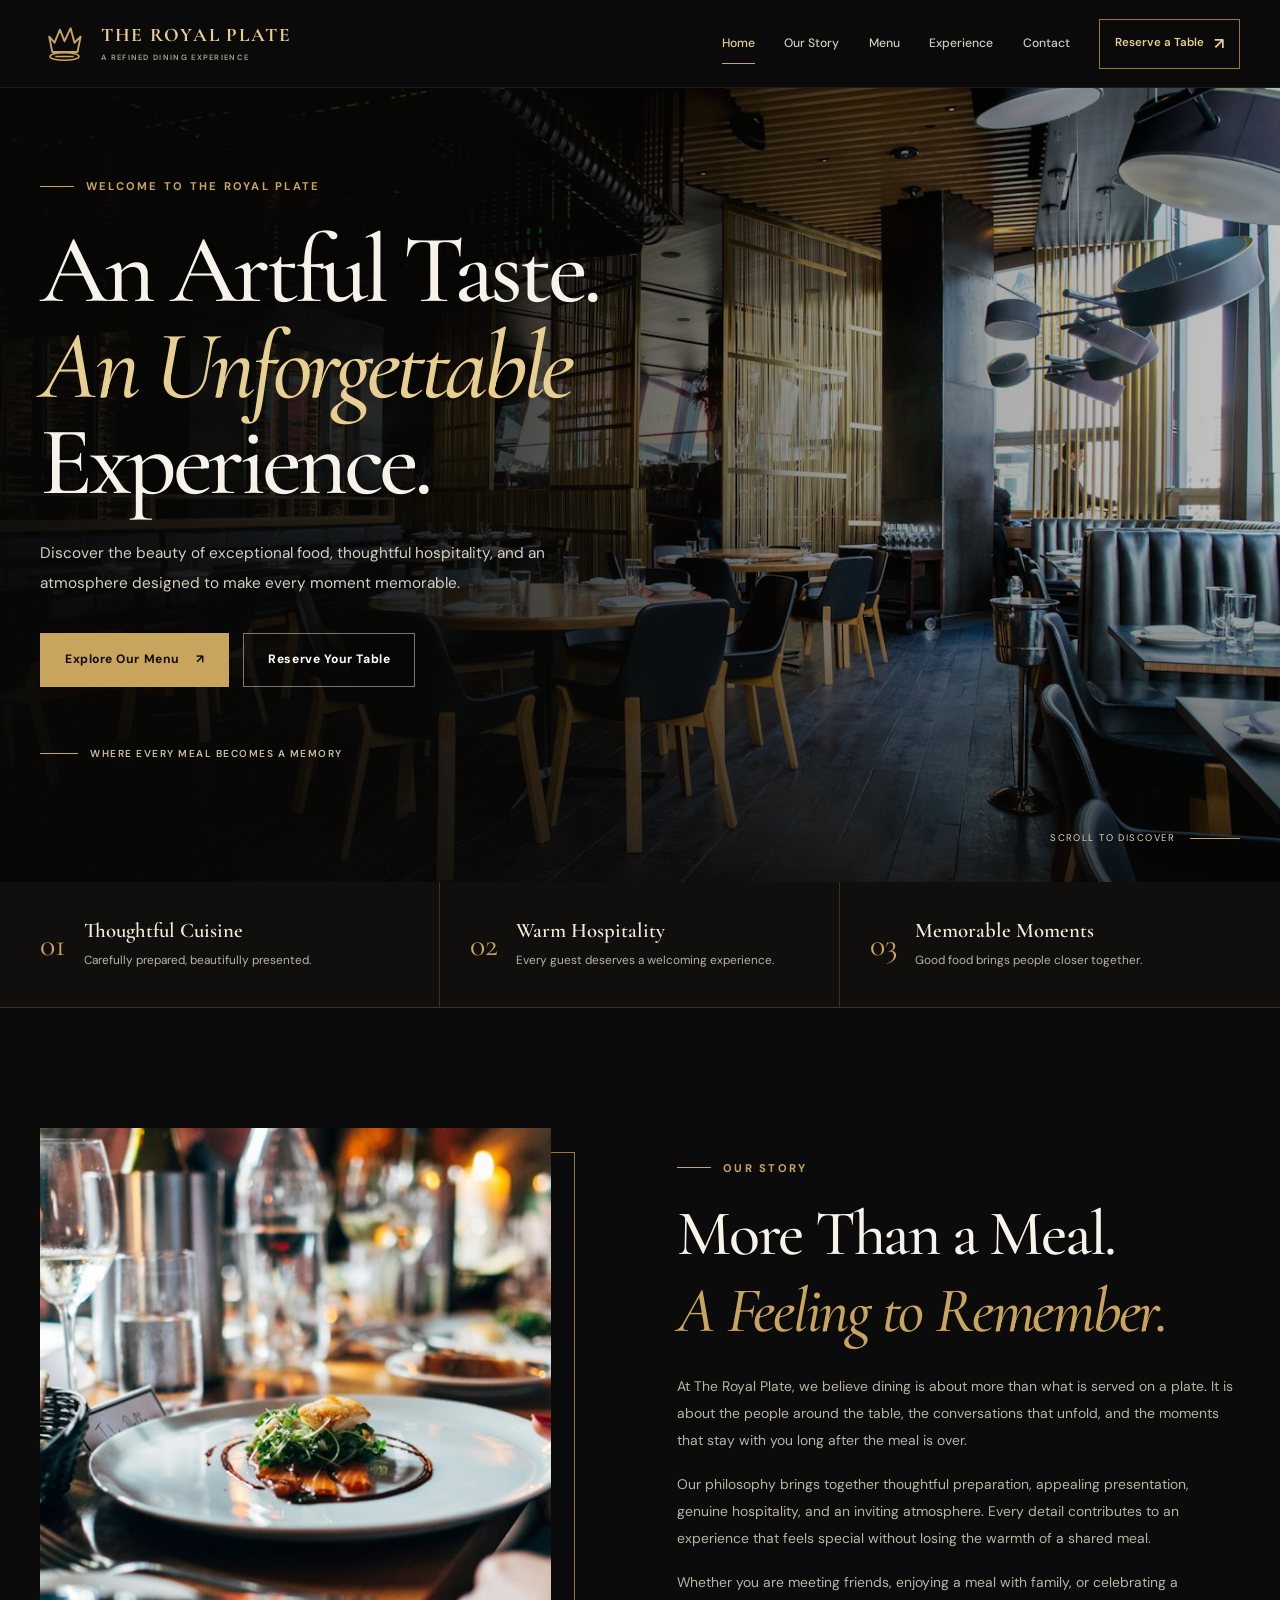
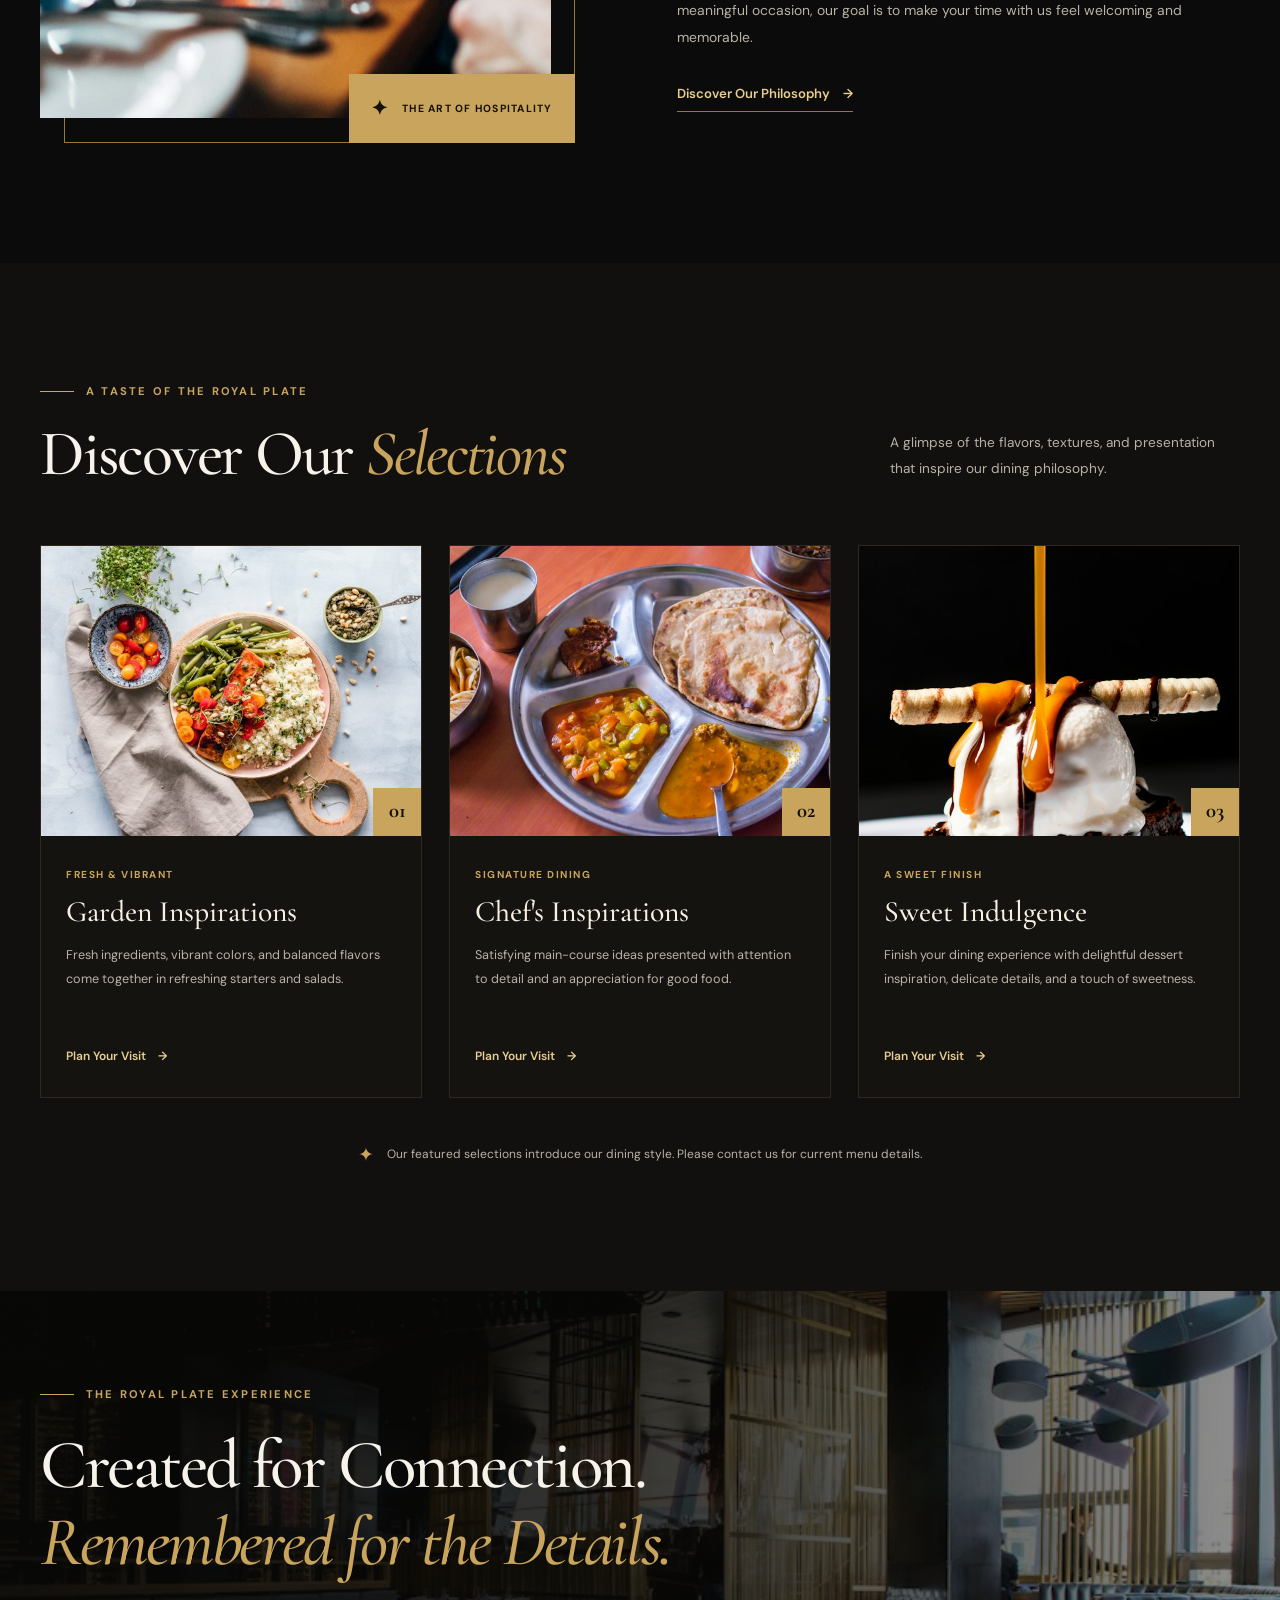
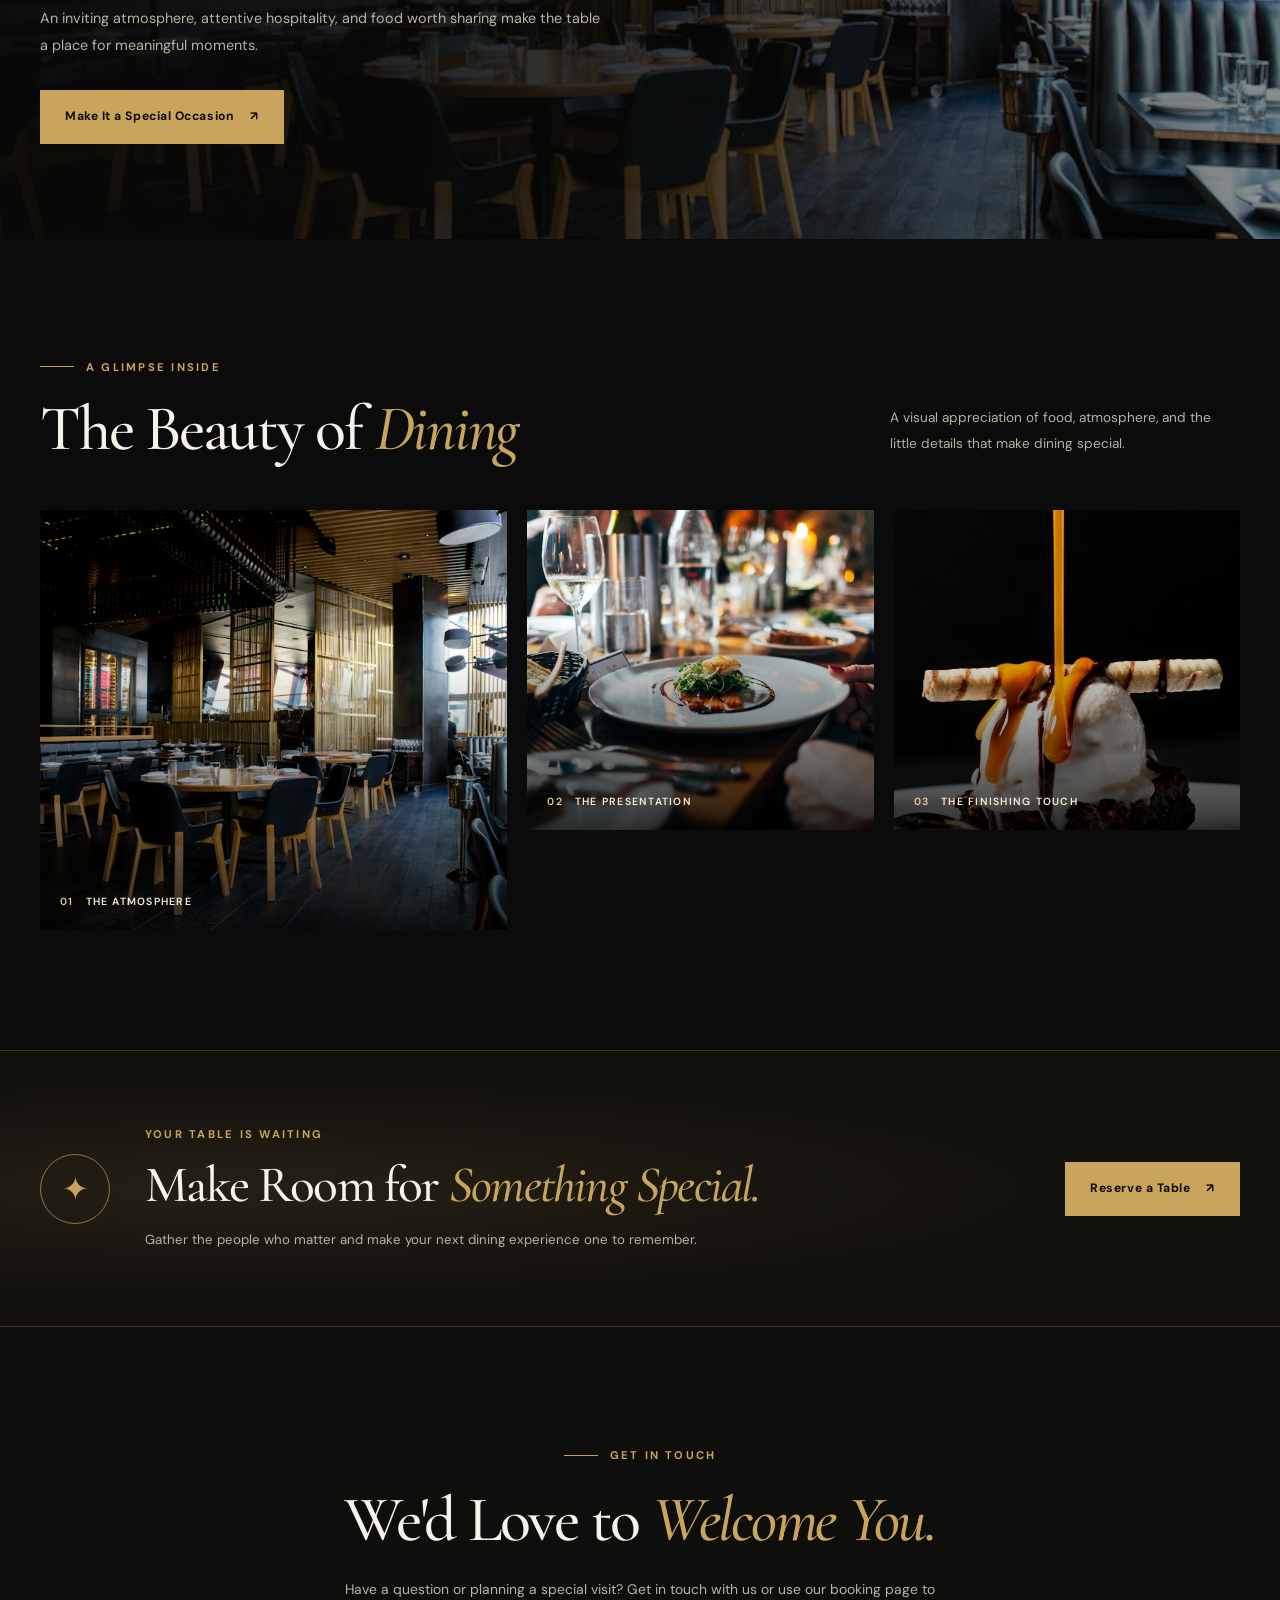
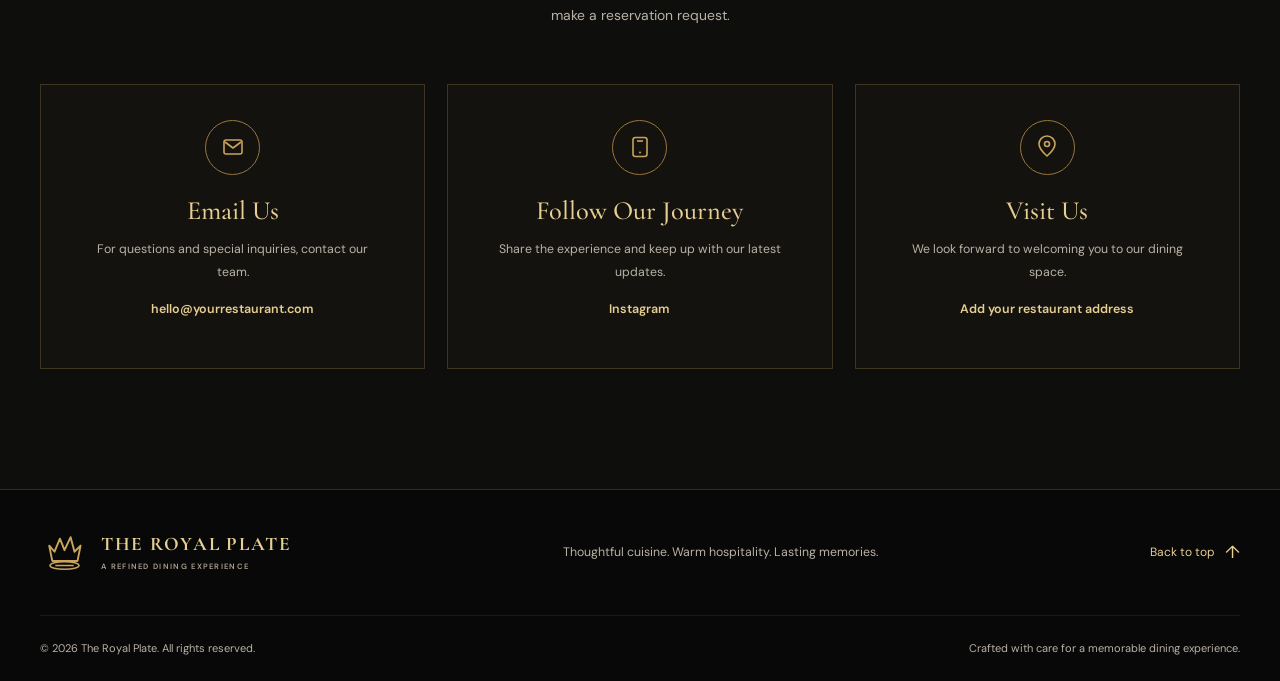
<file: index.html>
<!DOCTYPE html>
<html lang="en">
<head>
  <meta charset="UTF-8">
  <meta name="viewport" content="width=device-width, initial-scale=1.0">

  <meta
    name="description"
    content="Discover The Royal Plate, an elegant dining destination offering carefully prepared cuisine, a warm atmosphere, and memorable dining experiences."
  >

  <meta name="theme-color" content="#0b0b0b">

  <title>The Royal Plate | Refined Dining Experience</title>

  <!-- Website fonts -->
  <link rel="preconnect" href="https://fonts.googleapis.com">
  <link rel="preconnect" href="https://fonts.gstatic.com" crossorigin>
  <link
    href="https://fonts.googleapis.com/css2?family=Cormorant+Garamond:wght@400;500;600;700&family=DM+Sans:wght@400;500;600;700&display=swap"
    rel="stylesheet"
  >

  <!-- Main stylesheet -->
  <link rel="stylesheet" href="css/style.css">

  <!-- Main JavaScript -->
  <script src="js/main.js" defer></script>
</head>

<body>

  <!-- ==============================
       HEADER AND NAVIGATION
  =============================== -->
  <header class="site-header">
    <div class="container nav-container">

      <a class="brand" href="#home" aria-label="The Royal Plate home">
        <span class="brand-mark" aria-hidden="true">
          <svg viewBox="0 0 64 64" role="img">
            <path
              d="M12 23 L19 31 L26 14 L32 29 L40 12 L45 31 L53 23 L49 43 L16 43 Z"
              fill="none"
              stroke="currentColor"
              stroke-width="2.5"
              stroke-linejoin="round"
            />
            <ellipse
              cx="32"
              cy="49"
              rx="19"
              ry="5"
              fill="none"
              stroke="currentColor"
              stroke-width="2"
            />
            <path
              d="M20 49 H44"
              stroke="currentColor"
              stroke-width="2"
            />
          </svg>
        </span>

        <span class="brand-text">
          <span class="brand-name">THE ROYAL PLATE</span>
          <span class="brand-tagline">A REFINED DINING EXPERIENCE</span>
        </span>
      </a>

      <button
        class="menu-toggle"
        type="button"
        aria-label="Open navigation menu"
        aria-expanded="false"
        aria-controls="primary-navigation"
      >
        <span></span>
        <span></span>
        <span></span>
      </button>

      <nav
        class="main-nav"
        id="primary-navigation"
        aria-label="Main navigation"
      >
        <a href="#home" class="nav-link active">Home</a>
        <a href="#story" class="nav-link">Our Story</a>
        <a href="#menu" class="nav-link">Menu</a>
        <a href="#experience" class="nav-link">Experience</a>
        <a href="#contact" class="nav-link">Contact</a>

        <a href="booking.html" class="nav-reservation">
          Reserve a Table
          <span aria-hidden="true">↗</span>
        </a>
      </nav>

    </div>
  </header>


  <main>

    <!-- ==============================
         HERO SECTION
    =============================== -->
    <section class="hero" id="home">
      <div class="hero-overlay"></div>

      <div class="container hero-content">

        <p class="eyebrow hero-eyebrow">
          <span class="eyebrow-line"></span>
          WELCOME TO THE ROYAL PLATE
        </p>

        <h1>
          An Artful Taste.<br>
          <span>An Unforgettable</span><br>
          Experience.
        </h1>

        <p class="hero-description">
          Discover the beauty of exceptional food, thoughtful hospitality,
          and an atmosphere designed to make every moment memorable.
        </p>

        <div class="hero-actions">
          <a href="#menu" class="button button-gold">
            Explore Our Menu
            <span aria-hidden="true">↗</span>
          </a>

          <a href="booking.html" class="button button-outline">
            Reserve Your Table
          </a>
        </div>

        <div class="hero-note">
          <span class="hero-note-line"></span>
          <span>WHERE EVERY MEAL BECOMES A MEMORY</span>
        </div>

      </div>

      <a href="#story" class="scroll-indicator" aria-label="Scroll to our story">
        <span>SCROLL TO DISCOVER</span>
        <span class="scroll-line"></span>
      </a>
    </section>


    <!-- ==============================
         INTRODUCTION STRIP
    =============================== -->
    <section class="intro-strip" aria-label="Our dining philosophy">
      <div class="container intro-grid">

        <div class="intro-item">
          <span class="intro-number">01</span>
          <div>
            <h3>Thoughtful Cuisine</h3>
            <p>Carefully prepared, beautifully presented.</p>
          </div>
        </div>

        <div class="intro-item">
          <span class="intro-number">02</span>
          <div>
            <h3>Warm Hospitality</h3>
            <p>Every guest deserves a welcoming experience.</p>
          </div>
        </div>

        <div class="intro-item">
          <span class="intro-number">03</span>
          <div>
            <h3>Memorable Moments</h3>
            <p>Good food brings people closer together.</p>
          </div>
        </div>

      </div>
    </section>


    <!-- ==============================
         OUR STORY
    =============================== -->
    <section class="story section-padding" id="story">
      <div class="container story-grid">

        <div class="story-image-wrap">
          <img
            src="image/story.jpg"
            alt="Elegant restaurant dining atmosphere"
            class="story-image"
            loading="lazy"
            decoding="async"
          >

          <div class="story-image-frame" aria-hidden="true"></div>

          <div class="story-image-label">
            <span class="story-label-icon" aria-hidden="true">✦</span>
            <span>THE ART OF HOSPITALITY</span>
          </div>
        </div>

        <div class="story-content">
          <p class="eyebrow">
            <span class="eyebrow-line"></span>
            OUR STORY
          </p>

          <h2>
            More Than a Meal.<br>
            <span>A Feeling to Remember.</span>
          </h2>

          <p>
            At The Royal Plate, we believe dining is about more than what
            is served on a plate. It is about the people around the table,
            the conversations that unfold, and the moments that stay with
            you long after the meal is over.
          </p>

          <p>
            Our philosophy brings together thoughtful preparation,
            appealing presentation, genuine hospitality, and an inviting
            atmosphere. Every detail contributes to an experience that
            feels special without losing the warmth of a shared meal.
          </p>

          <p>
            Whether you are meeting friends, enjoying a meal with family,
            or celebrating a meaningful occasion, our goal is to make your
            time with us feel welcoming and memorable.
          </p>

          <a href="#experience" class="text-link">
            Discover Our Philosophy
            <span aria-hidden="true">→</span>
          </a>
        </div>

      </div>
    </section>


    <!-- ==============================
         MENU HIGHLIGHTS
    =============================== -->
    <section class="menu-section section-padding" id="menu">
      <div class="container">

        <div class="section-heading">
          <div>
            <p class="eyebrow">
              <span class="eyebrow-line"></span>
              A TASTE OF THE ROYAL PLATE
            </p>

            <h2>Discover Our <span>Selections</span></h2>
          </div>

          <p class="section-heading-description">
            A glimpse of the flavors, textures, and presentation that
            inspire our dining philosophy.
          </p>
        </div>

        <div class="menu-grid">

          <!-- Menu card 1 -->
          <article class="menu-card">
            <div class="menu-card-image">
              <img
                src="image/menu-salad.jpg"
                alt="Fresh salad prepared with colorful ingredients"
                loading="lazy"
                decoding="async"
              >

              <span class="menu-card-number">01</span>
            </div>

            <div class="menu-card-content">
              <p class="menu-category">FRESH & VIBRANT</p>
              <h3>Garden Inspirations</h3>

              <p>
                Fresh ingredients, vibrant colors, and balanced flavors
                come together in refreshing starters and salads.
              </p>

              <a href="booking.html" class="menu-card-link">
                Plan Your Visit
                <span aria-hidden="true">→</span>
              </a>
            </div>
          </article>


          <!-- Menu card 2 -->
          <article class="menu-card">
            <div class="menu-card-image">
              <img
                src="image/menu-main.jpg"
                alt="Carefully prepared main course"
                loading="lazy"
                decoding="async"
              >

              <span class="menu-card-number">02</span>
            </div>

            <div class="menu-card-content">
              <p class="menu-category">SIGNATURE DINING</p>
              <h3>Chef's Inspirations</h3>

              <p>
                Satisfying main-course ideas presented with attention
                to detail and an appreciation for good food.
              </p>

              <a href="booking.html" class="menu-card-link">
                Plan Your Visit
                <span aria-hidden="true">→</span>
              </a>
            </div>
          </article>


          <!-- Menu card 3 -->
          <article class="menu-card">
            <div class="menu-card-image">
              <img
                src="image/dessert.jpg"
                alt="Beautifully presented dessert"
                loading="lazy"
                decoding="async"
              >

              <span class="menu-card-number">03</span>
            </div>

            <div class="menu-card-content">
              <p class="menu-category">A SWEET FINISH</p>
              <h3>Sweet Indulgence</h3>

              <p>
                Finish your dining experience with delightful dessert
                inspiration, delicate details, and a touch of sweetness.
              </p>

              <a href="booking.html" class="menu-card-link">
                Plan Your Visit
                <span aria-hidden="true">→</span>
              </a>
            </div>
          </article>

        </div>

        <div class="menu-bottom-note">
          <span class="menu-bottom-star" aria-hidden="true">✦</span>
          <p>
            Our featured selections introduce our dining style.
            Please contact us for current menu details.
          </p>
        </div>

      </div>
    </section>


    <!-- ==============================
         DINING EXPERIENCE
    =============================== -->
    <section class="experience-section" id="experience">
      <div class="experience-background"></div>

      <div class="container experience-content">
        <p class="eyebrow">
          <span class="eyebrow-line"></span>
          THE ROYAL PLATE EXPERIENCE
        </p>

        <h2>
          Created for Connection.<br>
          <span>Remembered for the Details.</span>
        </h2>

        <p>
          An inviting atmosphere, attentive hospitality, and food worth
          sharing make the table a place for meaningful moments.
        </p>

        <a href="booking.html" class="button button-gold">
          Make It a Special Occasion
          <span aria-hidden="true">↗</span>
        </a>
      </div>
    </section>


    <!-- ==============================
         GALLERY
    =============================== -->
    <section class="gallery-section section-padding" id="gallery">
      <div class="container">

        <div class="section-heading gallery-heading">
          <div>
            <p class="eyebrow">
              <span class="eyebrow-line"></span>
              A GLIMPSE INSIDE
            </p>

            <h2>The Beauty of <span>Dining</span></h2>
          </div>

          <p class="section-heading-description">
            A visual appreciation of food, atmosphere, and the little
            details that make dining special.
          </p>
        </div>

        <div class="gallery-grid">

          <figure class="gallery-item gallery-large">
            <img
              src="image/gallery-interior.jpg"
              alt="Restaurant interior with an elegant dining atmosphere"
              loading="lazy"
              decoding="async"
            >

            <figcaption>
              <span>01</span>
              <span>THE ATMOSPHERE</span>
            </figcaption>
          </figure>

          <figure class="gallery-item">
            <img
              src="image/gallery-food.jpg"
              alt="Artfully presented restaurant dish"
              loading="lazy"
              decoding="async"
            >

            <figcaption>
              <span>02</span>
              <span>THE PRESENTATION</span>
            </figcaption>
          </figure>

          <figure class="gallery-item">
            <img
              src="image/dessert.jpg"
              alt="Dessert inspiration with an elegant presentation"
              loading="lazy"
              decoding="async"
            >

            <figcaption>
              <span>03</span>
              <span>THE FINISHING TOUCH</span>
            </figcaption>
          </figure>

        </div>

      </div>
    </section>


    <!-- ==============================
         RESERVATION CALL TO ACTION
    =============================== -->
    <section class="reservation-section">
      <div class="container reservation-inner">

        <div class="reservation-decoration" aria-hidden="true">✦</div>

        <div class="reservation-copy">
          <p class="eyebrow">YOUR TABLE IS WAITING</p>

          <h2>Make Room for <span>Something Special.</span></h2>

          <p>
            Gather the people who matter and make your next dining
            experience one to remember.
          </p>
        </div>

        <a href="booking.html" class="button button-gold">
          Reserve a Table
          <span aria-hidden="true">↗</span>
        </a>

      </div>
    </section>


    <!-- ==============================
         CONTACT
    =============================== -->
    <section class="contact-section section-padding" id="contact">
      <div class="container">

        <div class="contact-heading">
          <p class="eyebrow">
            <span class="eyebrow-line"></span>
            GET IN TOUCH
          </p>

          <h2>We'd Love to <span>Welcome You.</span></h2>

          <p>
            Have a question or planning a special visit? Get in touch
            with us or use our booking page to make a reservation request.
          </p>
        </div>

        <div class="contact-grid">

          <div class="contact-card">
            <span class="contact-icon" aria-hidden="true">
              <svg viewBox="0 0 24 24">
                <rect
                  x="3"
                  y="5"
                  width="18"
                  height="14"
                  rx="2"
                  fill="none"
                  stroke="currentColor"
                  stroke-width="1.6"
                />
                <path
                  d="M4 7 L12 13 L20 7"
                  fill="none"
                  stroke="currentColor"
                  stroke-width="1.6"
                  stroke-linejoin="round"
                />
              </svg>
            </span>

            <h3>Email Us</h3>

            <p>
              For questions and special inquiries, contact our team.
            </p>

            <!-- Replace with your real restaurant email -->
            <a href="mailto:hello@yourrestaurant.com">
              hello@yourrestaurant.com
            </a>
          </div>


          <div class="contact-card">
            <span class="contact-icon" aria-hidden="true">
              <svg viewBox="0 0 24 24">
                <rect
                  x="5"
                  y="2.5"
                  width="14"
                  height="19"
                  rx="2.5"
                  fill="none"
                  stroke="currentColor"
                  stroke-width="1.6"
                />
                <circle
                  cx="12"
                  cy="17.5"
                  r="1"
                  fill="currentColor"
                />
                <path
                  d="M9 6 H15"
                  stroke="currentColor"
                  stroke-width="1.6"
                />
              </svg>
            </span>

            <h3>Follow Our Journey</h3>

            <p>
              Share the experience and keep up with our latest updates.
            </p>

            <!-- Replace # with your real social media profile -->
            <a
              href="#"
              aria-label="Visit our Instagram profile"
            >
              Instagram
            </a>
          </div>


          <div class="contact-card">
            <span class="contact-icon" aria-hidden="true">
              <svg viewBox="0 0 24 24">
                <path
                  d="M12 21 S4 14 4 9 A8 8 0 0 1 20 9 C20 14 12 21 12 21 Z"
                  fill="none"
                  stroke="currentColor"
                  stroke-width="1.6"
                />
                <circle
                  cx="12"
                  cy="9"
                  r="2.5"
                  fill="none"
                  stroke="currentColor"
                  stroke-width="1.6"
                />
              </svg>
            </span>

            <h3>Visit Us</h3>

            <p>
              We look forward to welcoming you to our dining space.
            </p>

            <!-- Replace with the real restaurant location -->
            <span class="contact-detail">
              Add your restaurant address
            </span>
          </div>

        </div>

      </div>
    </section>

  </main>


  <!-- ==============================
       FOOTER
  =============================== -->
  <footer class="site-footer">
    <div class="container footer-main">

      <a class="brand footer-brand" href="#home" aria-label="The Royal Plate home">
        <span class="brand-mark" aria-hidden="true">
          <svg viewBox="0 0 64 64">
            <path
              d="M12 23 L19 31 L26 14 L32 29 L40 12 L45 31 L53 23 L49 43 L16 43 Z"
              fill="none"
              stroke="currentColor"
              stroke-width="2.5"
              stroke-linejoin="round"
            />
            <ellipse
              cx="32"
              cy="49"
              rx="19"
              ry="5"
              fill="none"
              stroke="currentColor"
              stroke-width="2"
            />
            <path
              d="M20 49 H44"
              stroke="currentColor"
              stroke-width="2"
            />
          </svg>
        </span>

        <span class="brand-text">
          <span class="brand-name">THE ROYAL PLATE</span>
          <span class="brand-tagline">A REFINED DINING EXPERIENCE</span>
        </span>
      </a>

      <p class="footer-message">
        Thoughtful cuisine. Warm hospitality. Lasting memories.
      </p>

      <a href="#home" class="back-to-top">
        Back to top <span aria-hidden="true">↑</span>
      </a>

    </div>

    <div class="container footer-bottom">
      <p>
        &copy; <span id="current-year"></span> The Royal Plate.
        All rights reserved.
      </p>

      <p class="footer-credit">
        Crafted with care for a memorable dining experience.
      </p>
    </div>
  </footer>

</body>
</html>
</file>
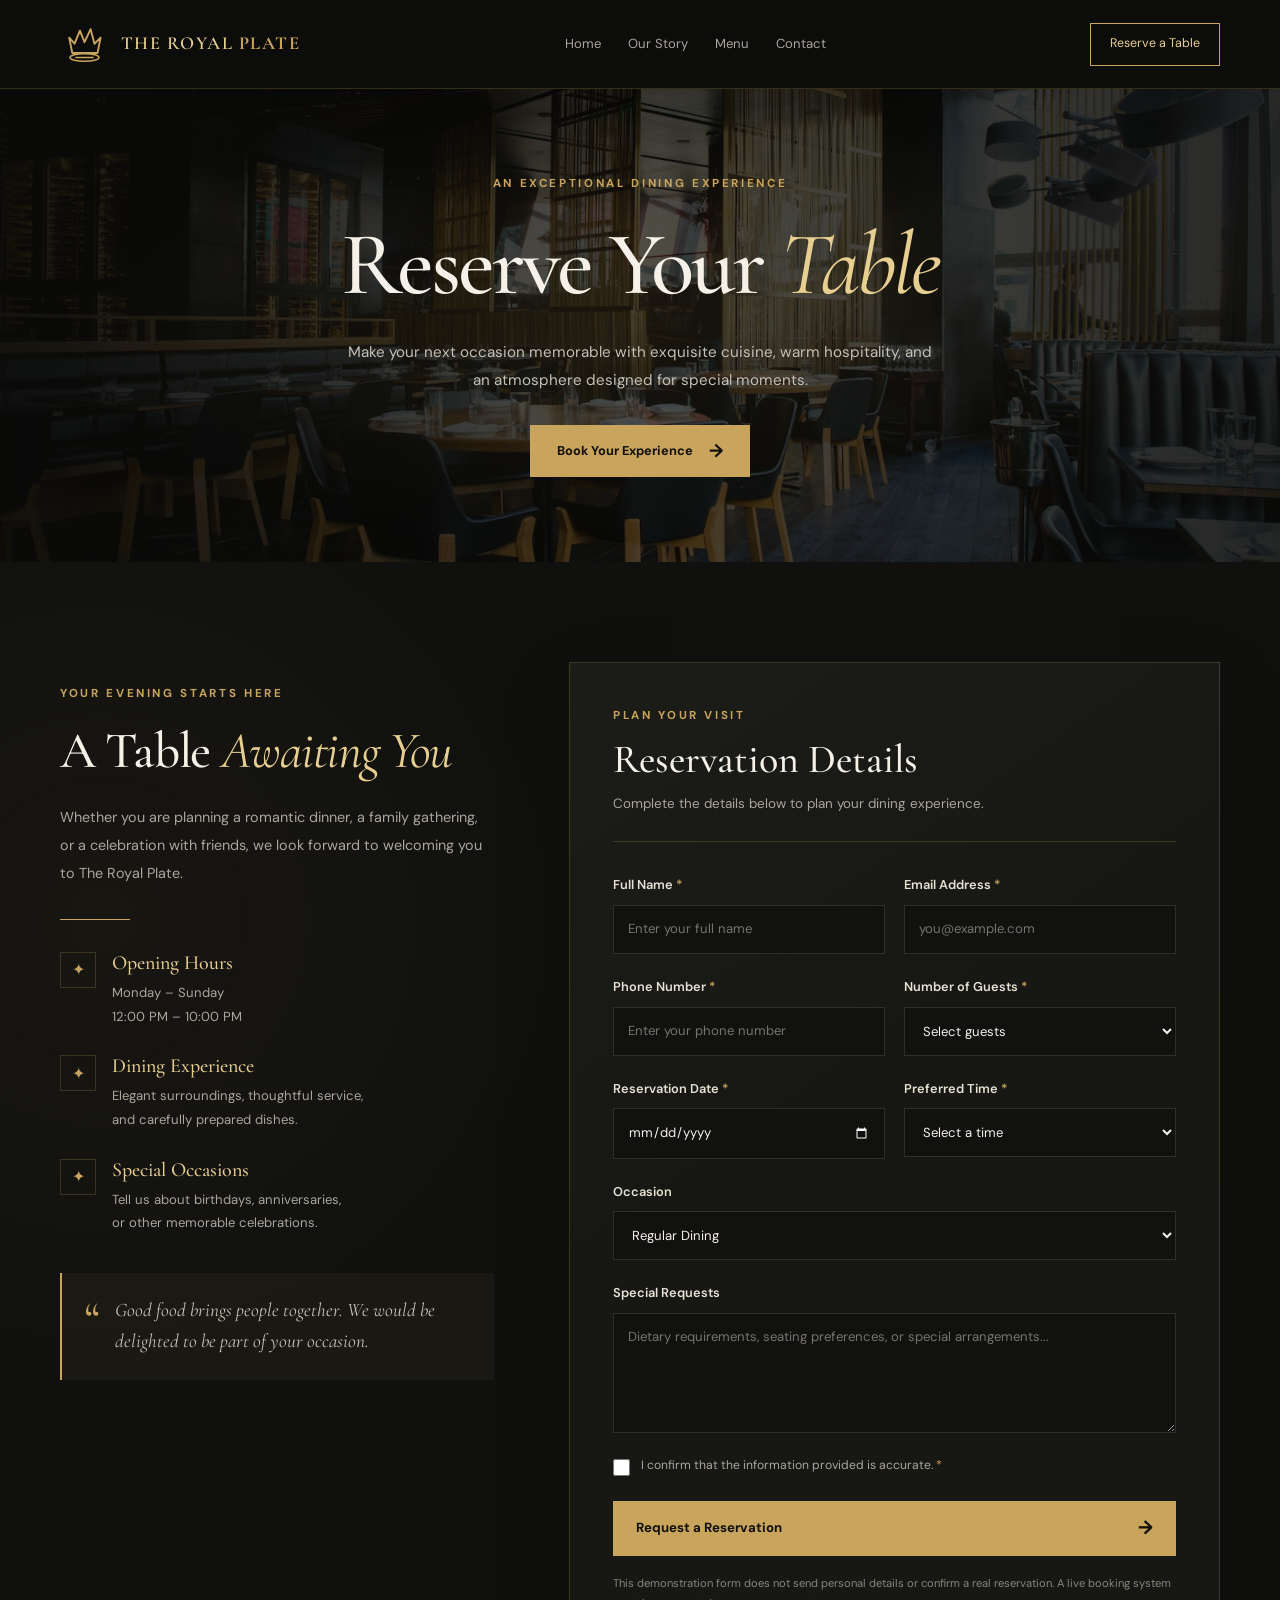
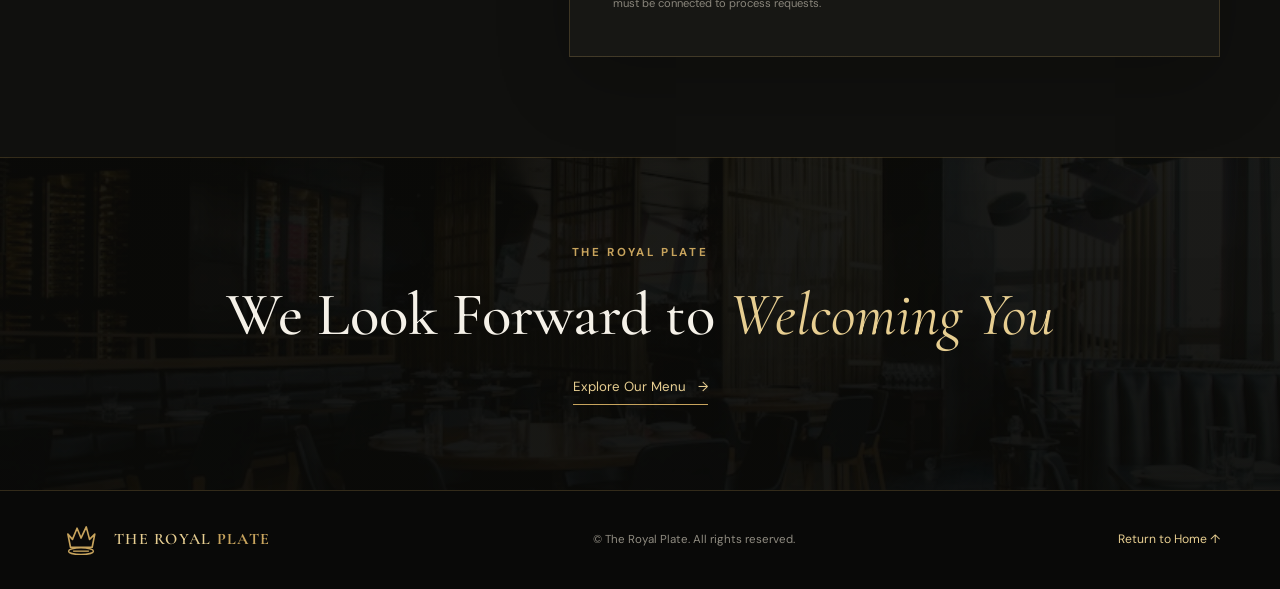
<file: booking.html>
<!DOCTYPE html>
<html lang="en">
<head>
  <meta charset="UTF-8">
  <meta name="viewport" content="width=device-width, initial-scale=1.0">

  <meta
    name="description"
    content="Reserve your table at The Royal Plate and enjoy an elegant dining experience."
  >

  <meta name="theme-color" content="#10100e">

  <title>Reserve a Table | The Royal Plate</title>

  <link rel="preconnect" href="https://fonts.googleapis.com">
  <link rel="preconnect" href="https://fonts.gstatic.com" crossorigin>

  <link
    href="https://fonts.googleapis.com/css2?family=Cormorant+Garamond:wght@400;500;600;700&family=DM+Sans:wght@400;500;600;700&display=swap"
    rel="stylesheet"
  >

  <link rel="stylesheet" href="css/booking.css">
  <script src="js/booking.js" defer></script>
</head>

<body>

  <!-- HEADER -->
  <header class="booking-header">
    <div class="container header-inner">

      <a
        class="booking-logo"
        href="index.html"
        aria-label="The Royal Plate home"
      >
        <span class="logo-mark" aria-hidden="true">
          <svg viewBox="0 0 64 64" focusable="false">
            <path
              d="M12 23 L19 31 L26 14 L32 29 L40 12 L45 31 L53 23 L49 43 L16 43 Z"
              fill="none"
              stroke="currentColor"
              stroke-width="2.5"
              stroke-linejoin="round"
            />
            <ellipse
              cx="32"
              cy="49"
              rx="19"
              ry="5"
              fill="none"
              stroke="currentColor"
              stroke-width="2"
            />
            <path
              d="M20 49 H44"
              stroke="currentColor"
              stroke-width="2"
            />
          </svg>
        </span>

        <span class="logo-name">
          THE ROYAL <strong>PLATE</strong>
        </span>
      </a>

      <nav class="booking-nav" aria-label="Main navigation">
        <a href="index.html">Home</a>
        <a href="index.html#story">Our Story</a>
        <a href="index.html#menu">Menu</a>
        <a href="index.html#contact">Contact</a>
      </nav>

      <a class="header-cta" href="#reservation-form">
        Reserve a Table
      </a>

    </div>
  </header>


  <!-- RESERVATION HERO -->
  <main>
    <section class="booking-hero">
      <div class="booking-hero-overlay"></div>

      <div class="container booking-hero-content">
        <p class="eyebrow">AN EXCEPTIONAL DINING EXPERIENCE</p>

        <h1>
          Reserve Your <em>Table</em>
        </h1>

        <p class="hero-description">
          Make your next occasion memorable with exquisite cuisine,
          warm hospitality, and an atmosphere designed for special moments.
        </p>

        <a class="gold-button" href="#reservation-form">
          Book Your Experience
          <span aria-hidden="true">→</span>
        </a>
      </div>
    </section>


    <!-- RESERVATION SECTION -->
    <section class="reservation-section" id="reservation-form">
      <div class="container reservation-layout">

        <!-- INFORMATION PANEL -->
        <aside class="reservation-info">
          <p class="eyebrow">YOUR EVENING STARTS HERE</p>

          <h2>
            A Table <em>Awaiting You</em>
          </h2>

          <p class="info-description">
            Whether you are planning a romantic dinner, a family gathering,
            or a celebration with friends, we look forward to welcoming you
            to The Royal Plate.
          </p>

          <div class="info-divider"></div>

          <div class="info-item">
            <span class="info-icon" aria-hidden="true">✦</span>
            <div>
              <h3>Opening Hours</h3>
              <p>Monday – Sunday</p>
              <p>12:00 PM – 10:00 PM</p>
            </div>
          </div>

          <div class="info-item">
            <span class="info-icon" aria-hidden="true">✦</span>
            <div>
              <h3>Dining Experience</h3>
              <p>Elegant surroundings, thoughtful service,</p>
              <p>and carefully prepared dishes.</p>
            </div>
          </div>

          <div class="info-item">
            <span class="info-icon" aria-hidden="true">✦</span>
            <div>
              <h3>Special Occasions</h3>
              <p>Tell us about birthdays, anniversaries,</p>
              <p>or other memorable celebrations.</p>
            </div>
          </div>

          <div class="reservation-note">
            <span aria-hidden="true">“</span>
            <p>
              Good food brings people together.
              We would be delighted to be part of your occasion.
            </p>
          </div>
        </aside>


        <!-- BOOKING FORM -->
        <div class="reservation-card">
          <div class="form-heading">
            <p class="eyebrow">PLAN YOUR VISIT</p>
            <h2>Reservation Details</h2>
            <p>Complete the details below to plan your dining experience.</p>
          </div>

          <form id="booking-form">

            <div class="form-row">
              <div class="form-group">
                <label for="full-name">Full Name <span>*</span></label>
                <input
                  type="text"
                  id="full-name"
                  name="fullName"
                  placeholder="Enter your full name"
                  autocomplete="name"
                  required
                >
              </div>

              <div class="form-group">
                <label for="email">Email Address <span>*</span></label>
                <input
                  type="email"
                  id="email"
                  name="email"
                  placeholder="you@example.com"
                  autocomplete="email"
                  required
                >
              </div>
            </div>


            <div class="form-row">
              <div class="form-group">
                <label for="phone">Phone Number <span>*</span></label>
                <input
                  type="tel"
                  id="phone"
                  name="phone"
                  placeholder="Enter your phone number"
                  autocomplete="tel"
                  required
                >
              </div>

              <div class="form-group">
                <label for="guests">Number of Guests <span>*</span></label>
                <select id="guests" name="guests" required>
                  <option value="">Select guests</option>
                  <option value="1">1 guest</option>
                  <option value="2">2 guests</option>
                  <option value="3">3 guests</option>
                  <option value="4">4 guests</option>
                  <option value="5">5 guests</option>
                  <option value="6">6 guests</option>
                  <option value="7">7 guests</option>
                  <option value="8">8 guests</option>
                  <option value="9+">9 or more guests</option>
                </select>
              </div>
            </div>


            <div class="form-row">
              <div class="form-group">
                <label for="date">Reservation Date <span>*</span></label>
                <input
                  type="date"
                  id="date"
                  name="date"
                  required
                >
              </div>

              <div class="form-group">
                <label for="time">Preferred Time <span>*</span></label>
                <select id="time" name="time" required>
                  <option value="">Select a time</option>
                  <option value="12:00">12:00 PM</option>
                  <option value="12:30">12:30 PM</option>
                  <option value="13:00">1:00 PM</option>
                  <option value="13:30">1:30 PM</option>
                  <option value="14:00">2:00 PM</option>
                  <option value="14:30">2:30 PM</option>
                  <option value="15:00">3:00 PM</option>
                  <option value="17:00">5:00 PM</option>
                  <option value="17:30">5:30 PM</option>
                  <option value="18:00">6:00 PM</option>
                  <option value="18:30">6:30 PM</option>
                  <option value="19:00">7:00 PM</option>
                  <option value="19:30">7:30 PM</option>
                  <option value="20:00">8:00 PM</option>
                  <option value="20:30">8:30 PM</option>
                  <option value="21:00">9:00 PM</option>
                  <option value="21:30">9:30 PM</option>
                  <option value="22:00">10:00 PM</option>
                </select>
              </div>
            </div>


            <div class="form-group">
              <label for="occasion">Occasion</label>
              <select id="occasion" name="occasion">
                <option value="regular">Regular Dining</option>
                <option value="birthday">Birthday</option>
                <option value="anniversary">Anniversary</option>
                <option value="date-night">Date Night</option>
                <option value="family">Family Gathering</option>
                <option value="business">Business Dinner</option>
                <option value="other">Other Celebration</option>
              </select>
            </div>


            <div class="form-group">
              <label for="requests">Special Requests</label>
              <textarea
                id="requests"
                name="requests"
                rows="4"
                placeholder="Dietary requirements, seating preferences, or special arrangements..."
              ></textarea>
            </div>


            <div class="form-checkbox">
              <input
                type="checkbox"
                id="consent"
                name="consent"
                required
              >

              <label for="consent">
                I confirm that the information provided is accurate.
                <span>*</span>
              </label>
            </div>


            <button class="submit-button" type="submit">
              Request a Reservation
              <span aria-hidden="true">→</span>
            </button>

            <p class="form-disclaimer">
              This demonstration form does not send personal details or
              confirm a real reservation. A live booking system must be
              connected to process requests.
            </p>

            <div
              class="form-message"
              id="form-message"
              role="status"
              aria-live="polite"
            ></div>

          </form>
        </div>

      </div>
    </section>


    <!-- CLOSING SECTION -->
    <section class="booking-closing">
      <div class="container closing-content">
        <p class="eyebrow">THE ROYAL PLATE</p>
        <h2>We Look Forward to <em>Welcoming You</em></h2>
        <a href="index.html#menu" class="text-link">
          Explore Our Menu <span aria-hidden="true">→</span>
        </a>
      </div>
    </section>
  </main>


  <!-- FOOTER -->
  <footer class="booking-footer">
    <div class="container footer-inner">

      <a
        class="booking-logo footer-logo"
        href="index.html"
        aria-label="The Royal Plate home"
      >
        <span class="logo-mark" aria-hidden="true">
          <svg viewBox="0 0 64 64" focusable="false">
            <path
              d="M12 23 L19 31 L26 14 L32 29 L40 12 L45 31 L53 23 L49 43 L16 43 Z"
              fill="none"
              stroke="currentColor"
              stroke-width="2.5"
              stroke-linejoin="round"
            />
            <ellipse
              cx="32"
              cy="49"
              rx="19"
              ry="5"
              fill="none"
              stroke="currentColor"
              stroke-width="2"
            />
            <path
              d="M20 49 H44"
              stroke="currentColor"
              stroke-width="2"
            />
          </svg>
        </span>

        <span class="logo-name">
          THE ROYAL <strong>PLATE</strong>
        </span>
      </a>

      <p>
        © <span id="current-year"></span> The Royal Plate.
        All rights reserved.
      </p>

      <a href="index.html" class="footer-home">Return to Home ↑</a>

    </div>
  </footer>

</body>
</html>
</file>
<file: css/style.css>
/* =========================================================
   THE ROYAL PLATE
   Premium Black & Gold Restaurant Website
   File: css/style.css
========================================================= */


/* =========================================================
   1. ROOT VARIABLES AND RESET
========================================================= */

:root {
  --bg: #0b0b0b;
  --bg-soft: #11100e;
  --surface: #171512;
  --surface-light: #201c16;

  --gold: #c8a45d;
  --gold-light: #e7ce91;
  --gold-dark: #98763c;

  --text: #f7f3eb;
  --text-muted: #b9b2a5;
  --text-dark: #18140d;

  --border: rgba(200, 164, 93, 0.23);
  --border-light: rgba(255, 255, 255, 0.1);

  --font-heading: "Cormorant Garamond", Georgia, serif;
  --font-body: "DM Sans", Arial, sans-serif;

  --container: 1200px;
  --header-height: 88px;

  --transition: 0.3s ease;
}

* {
  margin: 0;
  padding: 0;
  box-sizing: border-box;
}

html {
  scroll-behavior: smooth;
  scroll-padding-top: 100px;
}

body {
  min-width: 320px;
  background: var(--bg);
  color: var(--text);
  font-family: var(--font-body);
  font-size: 15px;
  line-height: 1.75;
  overflow-x: clip;
}

body,
button,
input,
textarea,
select {
  font-family: var(--font-body);
}

img,
svg {
  display: block;
  max-width: 100%;
}

img {
  width: 100%;
  height: auto;
  object-fit: cover;
}

a {
  color: inherit;
  text-decoration: none;
}

button {
  color: inherit;
}

button,
a {
  -webkit-tap-highlight-color: transparent;
}

button:focus-visible,
a:focus-visible {
  outline: 2px solid var(--gold-light);
  outline-offset: 5px;
}

::selection {
  background: var(--gold);
  color: #090909;
}

.container {
  width: min(var(--container), calc(100% - 64px));
  margin-inline: auto;
}

.section-padding {
  padding-block: 120px;
}


/* =========================================================
   2. SHARED TYPOGRAPHY
========================================================= */

h1,
h2,
h3,
h4 {
  font-family: var(--font-heading);
  font-weight: 500;
  line-height: 1.12;
}

h1,
h2 {
  letter-spacing: -0.035em;
}

h2 {
  font-size: clamp(2.7rem, 5vw, 4.3rem);
}

h2 span,
h1 span {
  color: var(--gold);
  font-style: italic;
}

p {
  color: var(--text-muted);
}

.eyebrow {
  display: flex;
  align-items: center;
  gap: 12px;
  color: var(--gold);
  font-size: 0.7rem;
  font-weight: 700;
  letter-spacing: 0.2em;
  line-height: 1.5;
  text-transform: uppercase;
}

.eyebrow-line {
  width: 34px;
  height: 1px;
  flex-shrink: 0;
  background: var(--gold);
}

.text-link {
  display: inline-flex;
  align-items: center;
  gap: 13px;
  padding-bottom: 5px;
  border-bottom: 1px solid var(--gold-dark);
  color: var(--gold-light);
  font-size: 0.82rem;
  font-weight: 600;
  transition:
    gap var(--transition),
    color var(--transition);
}

.text-link:hover {
  gap: 20px;
  color: #fff;
}


/* =========================================================
   3. BUTTONS
========================================================= */

.button {
  display: inline-flex;
  min-height: 54px;
  align-items: center;
  justify-content: center;
  gap: 16px;
  padding: 14px 24px;
  border: 1px solid transparent;
  font-size: 0.76rem;
  font-weight: 700;
  letter-spacing: 0.045em;
  text-align: center;
  transition:
    background var(--transition),
    color var(--transition),
    border-color var(--transition),
    transform var(--transition);
}

.button:hover {
  transform: translateY(-3px);
}

.button-gold {
  background: var(--gold);
  color: #100d07;
}

.button-gold:hover {
  background: var(--gold-light);
  color: #090909;
}

.button-outline {
  border-color: rgba(255, 255, 255, 0.45);
  background: rgba(10, 10, 10, 0.18);
  color: #fff;
}

.button-outline:hover {
  border-color: var(--gold);
  background: var(--gold);
  color: #100d07;
}


/* =========================================================
   4. HEADER AND BRAND
========================================================= */

.site-header {
  position: sticky;
  z-index: 1000;
  top: 0;
  height: var(--header-height);
  border-bottom: 1px solid rgba(255, 255, 255, 0.07);
  background: rgba(11, 11, 11, 0.96);
  backdrop-filter: blur(16px);
  -webkit-backdrop-filter: blur(16px);
}

.nav-container {
  display: flex;
  height: 100%;
  align-items: center;
  justify-content: space-between;
  gap: 30px;
}

.brand {
  display: inline-flex;
  min-width: 0;
  align-items: center;
  gap: 12px;
}

.brand-mark {
  display: grid;
  width: 49px;
  height: 49px;
  flex-shrink: 0;
  place-items: center;
  color: var(--gold);
}

.brand-mark svg {
  width: 100%;
  height: 100%;
}

.brand-text {
  display: flex;
  min-width: 0;
  flex-direction: column;
  justify-content: center;
}

.brand-name {
  color: var(--gold-light);
  font-family: var(--font-heading);
  font-size: 1.2rem;
  font-weight: 700;
  letter-spacing: 0.09em;
  line-height: 1.2;
  white-space: nowrap;
}

.brand-tagline {
  margin-top: 5px;
  color: #aaa18e;
  font-size: 0.48rem;
  font-weight: 600;
  letter-spacing: 0.17em;
  line-height: 1.4;
  white-space: nowrap;
}

.main-nav {
  display: flex;
  height: 100%;
  align-items: center;
  gap: clamp(18px, 2.3vw, 32px);
}

.nav-link {
  position: relative;
  display: inline-flex;
  height: 100%;
  align-items: center;
  color: #d0c9bd;
  font-size: 0.76rem;
  font-weight: 500;
  transition: color var(--transition);
}

.nav-link::after {
  position: absolute;
  right: 0;
  bottom: 23px;
  left: 0;
  height: 1px;
  background: var(--gold);
  content: "";
  transform: scaleX(0);
  transform-origin: left;
  transition: transform var(--transition);
}

.nav-link:hover,
.nav-link.active {
  color: var(--gold-light);
}

.nav-link:hover::after,
.nav-link.active::after {
  transform: scaleX(1);
}

.nav-reservation {
  display: inline-flex;
  min-height: 43px;
  align-items: center;
  justify-content: center;
  gap: 10px;
  padding: 10px 15px;
  border: 1px solid var(--gold-dark);
  color: var(--gold-light);
  font-size: 0.72rem;
  font-weight: 600;
  white-space: nowrap;
  transition:
    background var(--transition),
    color var(--transition);
}

.nav-reservation:hover {
  background: var(--gold);
  color: #100d07;
}

.nav-reservation span {
  font-size: 1rem;
}

.menu-toggle {
  display: none;
  width: 44px;
  height: 44px;
  flex-shrink: 0;
  align-items: center;
  justify-content: center;
  flex-direction: column;
  gap: 6px;
  border: 1px solid var(--border);
  background: transparent;
  cursor: pointer;
}

.menu-toggle span {
  width: 20px;
  height: 1px;
  background: var(--gold-light);
  transition:
    transform var(--transition),
    opacity var(--transition);
}


/* =========================================================
   5. HERO SECTION
========================================================= */

.hero {
  position: relative;
  display: flex;
  min-height: min(790px, calc(100svh - var(--header-height)));
  min-height: max(650px, min(790px, calc(100svh - var(--header-height))));
  align-items: center;
  background-color: #17130d;
  background-image: url("../image/hero.jpg");
  background-position: center;
  background-size: cover;
  isolation: isolate;
}

.hero-overlay {
  position: absolute;
  z-index: -1;
  inset: 0;
  background:
    linear-gradient(
      90deg,
      rgba(7, 7, 6, 0.94) 0%,
      rgba(7, 7, 6, 0.82) 34%,
      rgba(7, 7, 6, 0.38) 67%,
      rgba(7, 7, 6, 0.23) 100%
    ),
    linear-gradient(
      0deg,
      rgba(7, 7, 6, 0.64),
      transparent 45%
    );
}

.hero-content {
  position: relative;
  z-index: 1;
  padding-block: 90px 120px;
}

.hero-eyebrow {
  margin-bottom: 27px;
}

.hero h1 {
  max-width: 820px;
  font-size: clamp(3.8rem, 7.6vw, 6.7rem);
  font-weight: 500;
  letter-spacing: -0.045em;
  line-height: 0.99;
}

.hero h1 span {
  color: var(--gold-light);
}

.hero-description {
  max-width: 515px;
  margin-top: 28px;
  color: #d4cec4;
  font-size: 0.96rem;
  line-height: 1.95;
}

.hero-actions {
  display: flex;
  flex-wrap: wrap;
  gap: 14px;
  margin-top: 34px;
}

.hero-note {
  display: flex;
  align-items: center;
  gap: 12px;
  margin-top: 58px;
  color: #c9bd9f;
  font-size: 0.63rem;
  font-weight: 600;
  letter-spacing: 0.15em;
}

.hero-note-line {
  width: 38px;
  height: 1px;
  background: var(--gold);
}

.scroll-indicator {
  position: absolute;
  right: max(32px, calc((100% - var(--container)) / 2));
  bottom: 35px;
  display: flex;
  align-items: center;
  gap: 15px;
  color: #e0d6c1;
  font-size: 0.6rem;
  letter-spacing: 0.15em;
}

.scroll-line {
  width: 50px;
  height: 1px;
  background: var(--gold);
  transition: width var(--transition);
}

.scroll-indicator:hover .scroll-line {
  width: 70px;
}


/* =========================================================
   6. INTRODUCTION STRIP
========================================================= */

.intro-strip {
  border-bottom: 1px solid var(--border);
  background: #100f0d;
}

.intro-grid {
  display: grid;
  grid-template-columns: repeat(3, minmax(0, 1fr));
}

.intro-item {
  display: flex;
  min-height: 125px;
  align-items: center;
  gap: 18px;
  padding: 24px 30px;
  border-right: 1px solid var(--border);
}

.intro-item:first-child {
  padding-left: 0;
}

.intro-item:last-child {
  padding-right: 0;
  border-right: 0;
}

.intro-number {
  color: var(--gold);
  font-family: var(--font-heading);
  font-size: 2rem;
  line-height: 1;
}

.intro-item h3 {
  margin-bottom: 7px;
  color: #f4ebd9;
  font-size: 1.3rem;
  font-weight: 600;
}

.intro-item p {
  font-size: 0.74rem;
  line-height: 1.7;
}


/* =========================================================
   7. OUR STORY
========================================================= */

.story {
  background: var(--bg);
}

.story-grid {
  display: grid;
  grid-template-columns: minmax(0, 0.95fr) minmax(0, 1fr);
  align-items: center;
  gap: clamp(55px, 8vw, 115px);
}

.story-image-wrap {
  position: relative;
  min-width: 0;
  padding: 0 24px 25px 0;
}

.story-image {
  position: relative;
  z-index: 1;
  width: 100%;
  height: 590px;
  object-position: center;
}

.story-image-frame {
  position: absolute;
  top: 24px;
  right: 0;
  bottom: 0;
  left: 24px;
  border: 1px solid var(--gold-dark);
}

.story-image-label {
  position: absolute;
  z-index: 2;
  right: 0;
  bottom: 0;
  display: flex;
  min-height: 65px;
  align-items: center;
  gap: 13px;
  padding: 17px 22px;
  background: var(--gold);
  color: #161107;
  font-size: 0.65rem;
  font-weight: 700;
  letter-spacing: 0.12em;
}

.story-label-icon {
  font-size: 1.25rem;
}

.story-content .eyebrow {
  margin-bottom: 22px;
}

.story-content h2 {
  margin-bottom: 26px;
}

.story-content h2 span {
  display: inline-block;
  margin-top: 5px;
}

.story-content > p:not(.eyebrow) {
  margin-bottom: 17px;
  font-size: 0.87rem;
  line-height: 1.95;
}

.story-content .text-link {
  margin-top: 15px;
}


/* =========================================================
   8. MENU HIGHLIGHTS
========================================================= */

.menu-section {
  background: #11100e;
}

.section-heading {
  display: flex;
  align-items: flex-end;
  justify-content: space-between;
  gap: 40px;
  margin-bottom: 55px;
}

.section-heading .eyebrow {
  margin-bottom: 18px;
}

.section-heading h2 {
  max-width: 700px;
}

.section-heading-description {
  max-width: 350px;
  padding-bottom: 8px;
  font-size: 0.85rem;
  line-height: 1.9;
}

.menu-grid {
  display: grid;
  grid-template-columns: repeat(3, minmax(0, 1fr));
  gap: 27px;
}

.menu-card {
  min-width: 0;
  border: 1px solid rgba(200, 164, 93, 0.15);
  background: #151310;
  transition:
    border-color var(--transition),
    transform var(--transition),
    background var(--transition);
}

.menu-card:hover {
  transform: translateY(-7px);
  border-color: rgba(200, 164, 93, 0.6);
  background: #1a1712;
}

.menu-card-image {
  position: relative;
  height: 290px;
  overflow: hidden;
  background: #242019;
}

.menu-card-image img {
  width: 100%;
  height: 100%;
  transition: transform 0.65s ease;
}

.menu-card:hover .menu-card-image img {
  transform: scale(1.055);
}

.menu-card-number {
  position: absolute;
  right: 0;
  bottom: 0;
  display: grid;
  width: 48px;
  height: 48px;
  place-items: center;
  background: var(--gold);
  color: #110e08;
  font-family: var(--font-heading);
  font-size: 1.3rem;
  font-weight: 700;
}

.menu-card-content {
  padding: 30px 25px 28px;
}

.menu-category {
  margin-bottom: 12px;
  color: var(--gold);
  font-size: 0.63rem;
  font-weight: 700;
  letter-spacing: 0.15em;
}

.menu-card h3 {
  margin-bottom: 15px;
  color: #f7f0e3;
  font-size: 1.85rem;
}

.menu-card-content > p:not(.menu-category) {
  min-height: 83px;
  font-size: 0.79rem;
  line-height: 1.9;
}

.menu-card-link {
  display: inline-flex;
  align-items: center;
  gap: 12px;
  margin-top: 20px;
  color: var(--gold-light);
  font-size: 0.75rem;
  font-weight: 600;
  transition: gap var(--transition);
}

.menu-card-link:hover {
  gap: 18px;
}

.menu-bottom-note {
  display: flex;
  align-items: center;
  justify-content: center;
  gap: 13px;
  margin-top: 40px;
  text-align: center;
}

.menu-bottom-star {
  color: var(--gold);
  font-size: 1.2rem;
}

.menu-bottom-note p {
  font-size: 0.75rem;
}


/* =========================================================
   9. EXPERIENCE BANNER
========================================================= */

.experience-section {
  position: relative;
  display: flex;
  min-height: 520px;
  align-items: center;
  overflow: hidden;
  background: #15110c;
  isolation: isolate;
}

.experience-background {
  position: absolute;
  z-index: -1;
  inset: 0;
  background:
    linear-gradient(
      90deg,
      rgba(8, 8, 7, 0.95) 0%,
      rgba(8, 8, 7, 0.82) 48%,
      rgba(8, 8, 7, 0.43) 100%
    ),
    url("../image/gallery-interior.jpg") center 55% / cover no-repeat;
  transform: scale(1.02);
}

.experience-content {
  padding-block: 95px;
}

.experience-content .eyebrow {
  margin-bottom: 24px;
}

.experience-content h2 {
  max-width: 800px;
  font-size: clamp(2.8rem, 5.4vw, 4.8rem);
}

.experience-content > p:not(.eyebrow) {
  max-width: 560px;
  margin-top: 23px;
  font-size: 0.9rem;
  line-height: 1.9;
}

.experience-content .button {
  margin-top: 30px;
}


/* =========================================================
   10. GALLERY
========================================================= */

.gallery-section {
  background: var(--bg);
}

.gallery-heading {
  margin-bottom: 45px;
}

.gallery-grid {
  display: grid;
  grid-template-columns: 1.35fr 1fr 1fr;
  gap: 20px;
}

.gallery-item {
  position: relative;
  height: 320px;
  overflow: hidden;
  background: #201b14;
}

.gallery-item.gallery-large {
  height: 420px;
  grid-row: span 2;
}

.gallery-item img {
  width: 100%;
  height: 100%;
  transition: transform 0.7s ease;
}

.gallery-item:hover img {
  transform: scale(1.06);
}

.gallery-item::after {
  position: absolute;
  inset: 35% 0 0;
  background: linear-gradient(transparent, rgba(0, 0, 0, 0.8));
  content: "";
  pointer-events: none;
}

.gallery-item figcaption {
  position: absolute;
  z-index: 1;
  right: 20px;
  bottom: 19px;
  left: 20px;
  display: flex;
  align-items: center;
  gap: 12px;
  color: #f8eed8;
  font-size: 0.65rem;
  font-weight: 600;
  letter-spacing: 0.12em;
}

.gallery-item figcaption span:first-child {
  color: var(--gold-light);
}


/* =========================================================
   11. RESERVATION CALL TO ACTION
========================================================= */

.reservation-section {
  padding-block: 75px;
  border-top: 1px solid var(--border);
  border-bottom: 1px solid var(--border);
  background:
    radial-gradient(
      ellipse at 20% 50%,
      rgba(200, 164, 93, 0.1),
      transparent 55%
    ),
    #13110d;
}

.reservation-inner {
  display: flex;
  align-items: center;
  justify-content: space-between;
  gap: 35px;
}

.reservation-decoration {
  display: grid;
  width: 70px;
  height: 70px;
  flex-shrink: 0;
  place-items: center;
  border: 1px solid var(--gold-dark);
  border-radius: 50%;
  color: var(--gold);
  font-size: 2rem;
}

.reservation-copy {
  flex: 1;
}

.reservation-copy .eyebrow {
  margin-bottom: 14px;
}

.reservation-copy h2 {
  font-size: clamp(2.3rem, 4vw, 3.5rem);
}

.reservation-copy h2 span {
  display: inline;
}

.reservation-copy > p:not(.eyebrow) {
  max-width: 620px;
  margin-top: 14px;
  font-size: 0.83rem;
}

.reservation-inner > .button {
  flex-shrink: 0;
}


/* =========================================================
   12. CONTACT
========================================================= */

.contact-section {
  background: #0e0e0d;
}

.contact-heading {
  max-width: 700px;
  margin: 0 auto 55px;
  text-align: center;
}

.contact-heading .eyebrow {
  justify-content: center;
  margin-bottom: 20px;
}

.contact-heading h2 {
  margin-bottom: 20px;
}

.contact-heading > p:not(.eyebrow) {
  max-width: 600px;
  margin-inline: auto;
  font-size: 0.87rem;
  line-height: 1.9;
}

.contact-grid {
  display: grid;
  grid-template-columns: repeat(3, minmax(0, 1fr));
  gap: 22px;
}

.contact-card {
  display: flex;
  min-width: 0;
  min-height: 285px;
  align-items: center;
  flex-direction: column;
  padding: 35px 24px;
  border: 1px solid var(--border);
  background: #14120f;
  text-align: center;
  transition:
    border-color var(--transition),
    transform var(--transition);
}

.contact-card:hover {
  transform: translateY(-5px);
  border-color: var(--gold-dark);
}

.contact-icon {
  display: grid;
  width: 55px;
  height: 55px;
  margin-bottom: 22px;
  place-items: center;
  border: 1px solid var(--gold-dark);
  border-radius: 50%;
  color: var(--gold);
}

.contact-icon svg {
  width: 24px;
  height: 24px;
}

.contact-card h3 {
  margin-bottom: 12px;
  color: var(--gold-light);
  font-size: 1.65rem;
}

.contact-card > p {
  max-width: 290px;
  margin-bottom: 16px;
  font-size: 0.77rem;
  line-height: 1.8;
}

.contact-card > a,
.contact-detail {
  overflow-wrap: anywhere;
  color: var(--gold-light);
  font-size: 0.78rem;
  font-weight: 600;
}

.contact-card > a {
  transition: color var(--transition);
}

.contact-card > a:hover {
  color: #fff;
}


/* =========================================================
   13. FOOTER
========================================================= */

.site-footer {
  border-top: 1px solid var(--border);
  background: #080808;
}

.footer-main {
  display: flex;
  min-height: 125px;
  align-items: center;
  justify-content: space-between;
  gap: 25px;
  padding-block: 25px;
}

.footer-message {
  font-size: 0.77rem;
}

.back-to-top {
  display: inline-flex;
  flex-shrink: 0;
  align-items: center;
  gap: 10px;
  color: var(--gold-light);
  font-size: 0.75rem;
  transition: color var(--transition);
}

.back-to-top:hover {
  color: #fff;
}

.back-to-top span {
  font-size: 1.1rem;
}

.footer-bottom {
  display: flex;
  min-height: 66px;
  align-items: center;
  justify-content: space-between;
  gap: 20px;
  border-top: 1px solid rgba(255, 255, 255, 0.07);
}

.footer-bottom p {
  font-size: 0.69rem;
}


/* =========================================================
   14. RESPONSIVE: LAPTOPS AND SMALL DESKTOPS
========================================================= */

@media (max-width: 1100px) {
  :root {
    --header-height: 80px;
  }

  .container {
    width: calc(100% - 48px);
  }

  .brand-mark {
    width: 43px;
    height: 43px;
  }

  .brand-name {
    font-size: 1.05rem;
  }

  .brand-tagline {
    font-size: 0.43rem;
  }

  .main-nav {
    gap: 18px;
  }

  .nav-link {
    font-size: 0.72rem;
  }

  .nav-reservation {
    padding-inline: 12px;
    font-size: 0.68rem;
  }

  .story-grid {
    gap: 55px;
  }

  .story-image {
    height: 520px;
  }

  .menu-card-image {
    height: 250px;
  }

  .menu-card-content {
    padding-inline: 20px;
  }

  .gallery-item {
    height: 270px;
  }

  .gallery-item.gallery-large {
    height: 380px;
  }
}


/* =========================================================
   15. RESPONSIVE: TABLETS AND MOBILE NAVIGATION
========================================================= */

@media (max-width: 850px) {
  .container {
    width: calc(100% - 40px);
  }

  .menu-toggle {
    display: flex;
  }

  .main-nav {
    position: absolute;
    top: calc(100% + 1px);
    right: 0;
    left: 0;
    display: none;
    height: auto;
    align-items: stretch;
    flex-direction: column;
    gap: 0;
    padding: 12px 20px 22px;
    border-bottom: 1px solid var(--border);
    background: #0d0d0c;
    box-shadow: 0 18px 30px rgba(0, 0, 0, 0.35);
  }

  .main-nav.open {
    display: flex;
  }

  .nav-link {
    min-height: 48px;
    border-bottom: 1px solid rgba(255, 255, 255, 0.06);
    font-size: 0.84rem;
  }

  .nav-link::after {
    display: none;
  }

  .nav-reservation {
    min-height: 48px;
    margin-top: 15px;
    font-size: 0.78rem;
  }

  .intro-item {
    gap: 12px;
    padding-inline: 17px;
  }

  .intro-item h3 {
    font-size: 1.1rem;
  }

  .intro-item p {
    font-size: 0.68rem;
  }

  .story-grid {
    grid-template-columns: 1fr 1fr;
    gap: 35px;
  }

  .story-image {
    height: 490px;
  }

  .story-content h2 {
    font-size: 2.8rem;
  }

  .story-content > p:not(.eyebrow) {
    font-size: 0.8rem;
  }

  .section-heading {
    align-items: flex-start;
    flex-direction: column;
    gap: 18px;
  }

  .section-heading-description {
    max-width: 520px;
  }

  .menu-grid {
    gap: 16px;
  }

  .menu-card-image {
    height: 220px;
  }

  .menu-card-content {
    padding: 23px 17px;
  }

  .menu-card h3 {
    font-size: 1.6rem;
  }

  .menu-card-content > p:not(.menu-category) {
    min-height: 110px;
    font-size: 0.75rem;
  }

  .gallery-grid {
    grid-template-columns: repeat(2, minmax(0, 1fr));
  }

  .gallery-item.gallery-large {
    height: 350px;
    grid-row: auto;
  }

  .gallery-item {
    height: 280px;
  }

  .reservation-inner {
    flex-wrap: wrap;
  }

  .reservation-decoration {
    width: 58px;
    height: 58px;
  }

  .reservation-copy {
    flex-basis: calc(100% - 100px);
  }

  .reservation-inner > .button {
    margin-left: 76px;
  }

  .contact-grid {
    gap: 15px;
  }

  .contact-card {
    padding-inline: 15px;
  }

  .footer-main {
    flex-wrap: wrap;
  }
}


/* =========================================================
   16. RESPONSIVE: MOBILE
========================================================= */

@media (max-width: 600px) {
  :root {
    --header-height: 74px;
  }

  .container {
    width: calc(100% - 36px);
  }

  .section-padding {
    padding-block: 78px;
  }

  .brand {
    gap: 9px;
  }

  .brand-mark {
    width: 39px;
    height: 39px;
  }

  .brand-name {
    font-size: 0.98rem;
    letter-spacing: 0.055em;
  }

  .brand-tagline {
    font-size: 0.39rem;
    letter-spacing: 0.11em;
  }

  .menu-toggle {
    width: 41px;
    height: 41px;
  }

  .hero {
    min-height: 690px;
    min-height: min(760px, calc(100svh - var(--header-height)));
    align-items: center;
    background-position: 58% center;
  }

  .hero-overlay {
    background:
      linear-gradient(
        90deg,
        rgba(7, 7, 6, 0.92),
        rgba(7, 7, 6, 0.68)
      ),
      linear-gradient(
        0deg,
        rgba(7, 7, 6, 0.72),
        transparent 65%
      );
  }

  .hero-content {
    padding-block: 75px 100px;
  }

  .hero-eyebrow {
    gap: 9px;
    margin-bottom: 24px;
    font-size: 0.61rem;
    letter-spacing: 0.13em;
  }

  .eyebrow-line {
    width: 25px;
  }

  .hero h1 {
    font-size: clamp(3.3rem, 12vw, 4.7rem);
    line-height: 0.98;
  }

  .hero-description {
    margin-top: 24px;
    font-size: 0.85rem;
    line-height: 1.85;
  }

  .hero-actions {
    align-items: stretch;
    flex-direction: column;
    gap: 12px;
    margin-top: 28px;
  }

  .hero-actions .button {
    width: 100%;
  }

  .button {
    min-height: 51px;
    padding: 13px 17px;
    font-size: 0.72rem;
  }

  .hero-note {
    margin-top: 38px;
    font-size: 0.53rem;
    letter-spacing: 0.1em;
  }

  .scroll-indicator {
    right: 18px;
    bottom: 20px;
    font-size: 0.52rem;
  }

  .scroll-line {
    width: 30px;
  }

  .intro-grid {
    grid-template-columns: 1fr;
  }

  .intro-item,
  .intro-item:first-child,
  .intro-item:last-child {
    min-height: 100px;
    padding: 20px 4px;
    border-right: 0;
    border-bottom: 1px solid var(--border);
  }

  .intro-item:last-child {
    border-bottom: 0;
  }

  .intro-item h3 {
    font-size: 1.3rem;
  }

  .intro-item p {
    font-size: 0.75rem;
  }

  h2 {
    font-size: clamp(2.6rem, 10vw, 3.5rem);
  }

  .story-grid {
    grid-template-columns: 1fr;
    gap: 50px;
  }

  .story-image-wrap {
    padding-right: 14px;
    padding-bottom: 18px;
  }

  .story-image {
    height: 390px;
  }

  .story-image-frame {
    top: 15px;
    left: 15px;
  }

  .story-image-label {
    min-height: 54px;
    padding: 13px 15px;
    font-size: 0.57rem;
  }

  .story-content h2 {
    font-size: clamp(2.65rem, 9.5vw, 3.5rem);
  }

  .story-content > p:not(.eyebrow) {
    font-size: 0.83rem;
  }

  .section-heading {
    margin-bottom: 35px;
  }

  .section-heading .eyebrow {
    font-size: 0.62rem;
  }

  .section-heading-description {
    font-size: 0.81rem;
  }

  .menu-grid {
    grid-template-columns: 1fr;
    gap: 24px;
  }

  .menu-card-image {
    height: 280px;
  }

  .menu-card-content {
    padding: 25px 22px;
  }

  .menu-card h3 {
    font-size: 1.85rem;
  }

  .menu-card-content > p:not(.menu-category) {
    min-height: auto;
    font-size: 0.8rem;
  }

  .menu-bottom-note {
    align-items: flex-start;
    text-align: left;
  }

  .menu-bottom-note p {
    font-size: 0.72rem;
  }

  .experience-section {
    min-height: 520px;
  }

  .experience-background {
    background-position: 60% center;
  }

  .experience-content {
    padding-block: 75px;
  }

  .experience-content .eyebrow {
    font-size: 0.61rem;
  }

  .experience-content h2 {
    font-size: clamp(2.7rem, 10vw, 3.6rem);
  }

  .experience-content > p:not(.eyebrow) {
    font-size: 0.83rem;
  }

  .gallery-grid {
    grid-template-columns: 1fr;
    gap: 17px;
  }

  .gallery-item,
  .gallery-item.gallery-large {
    height: 300px;
  }

  .reservation-section {
    padding-block: 55px;
  }

  .reservation-inner {
    align-items: flex-start;
    flex-direction: column;
    gap: 23px;
  }

  .reservation-decoration {
    width: 50px;
    height: 50px;
    font-size: 1.6rem;
  }

  .reservation-copy {
    flex-basis: auto;
    width: 100%;
  }

  .reservation-copy h2 {
    font-size: clamp(2.5rem, 9vw, 3.3rem);
  }

  .reservation-copy h2 span {
    display: inline;
  }

  .reservation-copy > p:not(.eyebrow) {
    font-size: 0.81rem;
    line-height: 1.85;
  }

  .reservation-inner > .button {
    width: 100%;
    margin-left: 0;
  }

  .contact-heading {
    margin-bottom: 38px;
  }

  .contact-heading h2 {
    font-size: clamp(2.6rem, 10vw, 3.4rem);
  }

  .contact-heading > p:not(.eyebrow) {
    font-size: 0.82rem;
  }

  .contact-grid {
    grid-template-columns: 1fr;
    gap: 17px;
  }

  .contact-card {
    min-height: 250px;
    padding: 30px 22px;
  }

  .footer-main {
    align-items: flex-start;
    flex-direction: column;
    gap: 22px;
    padding-block: 32px;
  }

  .footer-message {
    font-size: 0.75rem;
  }

  .footer-bottom {
    align-items: flex-start;
    flex-direction: column;
    justify-content: center;
    gap: 5px;
    padding-block: 17px;
  }

  .footer-bottom p {
    font-size: 0.66rem;
  }
}


/* =========================================================
   17. EXTRA-SMALL MOBILE DEVICES
========================================================= */

@media (max-width: 360px) {
  .container {
    width: calc(100% - 28px);
  }

  .brand-mark {
    width: 34px;
    height: 34px;
  }

  .brand-name {
    font-size: 0.84rem;
  }

  .brand-tagline {
    font-size: 0.34rem;
  }

  .hero h1 {
    font-size: 3rem;
  }

  .hero-eyebrow {
    font-size: 0.54rem;
  }

  .story-image {
    height: 320px;
  }

  .menu-card-image {
    height: 230px;
  }
}


/* =========================================================
   18. REDUCED MOTION ACCESSIBILITY
========================================================= */

@media (prefers-reduced-motion: reduce) {
  *,
  *::before,
  *::after {
    scroll-behavior: auto !important;
    animation-duration: 0.01ms !important;
    animation-iteration-count: 1 !important;
    transition-duration: 0.01ms !important;
  }
}
</file>
<file: css/booking.css>
/* =========================================
   1. GLOBAL SETTINGS
========================================= */

:root {
  --bg: #10100e;
  --bg-deep: #0a0a09;
  --surface: #171714;
  --surface-light: #1d1c17;
  --gold: #c8a45d;
  --gold-light: #e7ce91;
  --text: #f5f1e8;
  --muted: #aaa69b;
  --border: rgba(200, 164, 93, 0.22);
  --white: #ffffff;
  --serif: "Cormorant Garamond", Georgia, serif;
  --sans: "DM Sans", Arial, sans-serif;
}

* {
  box-sizing: border-box;
  margin: 0;
  padding: 0;
}

html {
  scroll-behavior: smooth;
  scroll-padding-top: 100px;
}

body {
  background: var(--bg);
  color: var(--text);
  font-family: var(--sans);
  font-size: 15px;
  line-height: 1.7;
  overflow-x: hidden;
}

body,
input,
select,
textarea,
button {
  font-family: var(--sans);
}

a {
  color: inherit;
}

button,
input,
select,
textarea {
  font: inherit;
}

button,
a,
input,
select,
textarea {
  -webkit-tap-highlight-color: transparent;
}

button:focus-visible,
a:focus-visible,
input:focus-visible,
select:focus-visible,
textarea:focus-visible {
  outline: 2px solid var(--gold-light);
  outline-offset: 4px;
}

img,
svg {
  max-width: 100%;
}

.container {
  width: min(1160px, calc(100% - 48px));
  margin-inline: auto;
}

.eyebrow {
  color: var(--gold);
  font-size: 0.72rem;
  font-weight: 700;
  letter-spacing: 0.23em;
  line-height: 1.7;
}

h1,
h2,
h3 {
  font-family: var(--serif);
  font-weight: 500;
  line-height: 1.15;
}

h1 em,
h2 em {
  color: var(--gold-light);
  font-weight: 400;
}


/* =========================================
   2. HEADER
========================================= */

.booking-header {
  position: relative;
  z-index: 10;
  background: #0c0c0a;
  border-bottom: 1px solid var(--border);
}

.header-inner {
  min-height: 88px;
  display: flex;
  align-items: center;
  justify-content: space-between;
  gap: 28px;
}

/* Corrected crown-and-plate logo */

.booking-logo {
  display: inline-flex;
  align-items: center;
  gap: 12px;
  flex-shrink: 0;
  text-decoration: none;
}

.logo-mark {
  display: grid;
  width: 49px;
  height: 49px;
  flex-shrink: 0;
  place-items: center;
  color: var(--gold);
}

.logo-mark svg {
  display: block;
  width: 100%;
  height: 100%;
}

.logo-name {
  color: var(--gold-light);
  font-family: var(--serif);
  font-size: 1.15rem;
  font-weight: 600;
  letter-spacing: 0.08em;
  line-height: 1.3;
  white-space: nowrap;
}

.logo-name strong {
  color: var(--gold);
  font-weight: 700;
}

.booking-nav {
  display: flex;
  align-items: center;
  justify-content: center;
  gap: 27px;
}

.booking-nav a {
  position: relative;
  color: var(--muted);
  font-size: 0.82rem;
  text-decoration: none;
  transition: color 0.25s ease;
}

.booking-nav a::after {
  position: absolute;
  right: 0;
  bottom: -7px;
  left: 0;
  height: 1px;
  background: var(--gold);
  content: "";
  transform: scaleX(0);
  transform-origin: left;
  transition: transform 0.25s ease;
}

.booking-nav a:hover {
  color: var(--gold-light);
}

.booking-nav a:hover::after {
  transform: scaleX(1);
}

.header-cta {
  display: inline-flex;
  align-items: center;
  justify-content: center;
  min-height: 43px;
  padding: 0 19px;
  border: 1px solid var(--gold);
  color: var(--gold-light);
  font-size: 0.78rem;
  text-decoration: none;
  white-space: nowrap;
  transition:
    background 0.25s ease,
    color 0.25s ease;
}

.header-cta:hover {
  background: var(--gold);
  color: var(--bg-deep);
}


/* =========================================
   3. BOOKING HERO
========================================= */

.booking-hero {
  position: relative;
  display: grid;
  min-height: 430px;
  place-items: center;
  overflow: hidden;
  background:
    linear-gradient(
      90deg,
      rgba(10, 10, 8, 0.94),
      rgba(10, 10, 8, 0.74),
      rgba(10, 10, 8, 0.88)
    ),
    url("../image/hero.jpg") center 55% / cover no-repeat,
    var(--bg-deep);
  text-align: center;
}

.booking-hero-overlay {
  position: absolute;
  inset: 0;
  background:
    radial-gradient(
      ellipse at center,
      rgba(200, 164, 93, 0.08),
      transparent 65%
    );
  pointer-events: none;
}

.booking-hero-content {
  position: relative;
  z-index: 1;
  max-width: 760px;
  padding-block: 85px;
}

.booking-hero h1 {
  margin-top: 19px;
  font-size: clamp(3.3rem, 7vw, 5.7rem);
  letter-spacing: -0.035em;
}

.hero-description {
  max-width: 590px;
  margin: 22px auto 30px;
  color: #c4c0b6;
  font-size: 0.95rem;
  line-height: 1.9;
}

.gold-button {
  display: inline-flex;
  align-items: center;
  justify-content: center;
  gap: 16px;
  min-height: 52px;
  padding: 0 27px;
  background: var(--gold);
  color: #11100d;
  font-size: 0.8rem;
  font-weight: 700;
  text-decoration: none;
  transition:
    background 0.25s ease,
    transform 0.25s ease;
}

.gold-button:hover {
  background: var(--gold-light);
  transform: translateY(-2px);
}

.gold-button span {
  font-size: 1.15rem;
}


/* =========================================
   4. RESERVATION LAYOUT
========================================= */

.reservation-section {
  padding: 100px 0;
  background:
    radial-gradient(
      circle at 8% 30%,
      rgba(200, 164, 93, 0.045),
      transparent 32%
    ),
    var(--bg);
}

.reservation-layout {
  display: grid;
  grid-template-columns: minmax(0, 0.8fr) minmax(0, 1.2fr);
  align-items: start;
  gap: 75px;
}

.reservation-info {
  padding-top: 22px;
}

.reservation-info h2 {
  max-width: 420px;
  margin-top: 18px;
  font-size: clamp(2.5rem, 4vw, 3.8rem);
  letter-spacing: -0.025em;
}

.info-description {
  max-width: 440px;
  margin-top: 22px;
  color: var(--muted);
  font-size: 0.9rem;
  line-height: 1.95;
}

.info-divider {
  width: 70px;
  height: 1px;
  margin: 32px 0;
  background: var(--gold);
}

.info-item {
  display: flex;
  align-items: flex-start;
  gap: 16px;
  margin-bottom: 27px;
}

.info-icon {
  display: grid;
  width: 36px;
  height: 36px;
  flex-shrink: 0;
  place-items: center;
  border: 1px solid var(--border);
  color: var(--gold);
  font-size: 1rem;
}

.info-item h3 {
  margin-bottom: 6px;
  color: var(--gold-light);
  font-size: 1.25rem;
}

.info-item p {
  color: var(--muted);
  font-size: 0.82rem;
  line-height: 1.8;
}

.reservation-note {
  display: flex;
  align-items: flex-start;
  gap: 15px;
  margin-top: 38px;
  padding: 22px;
  border-left: 2px solid var(--gold);
  background: rgba(200, 164, 93, 0.055);
}

.reservation-note > span {
  color: var(--gold);
  font-family: var(--serif);
  font-size: 3rem;
  line-height: 1;
}

.reservation-note p {
  color: #c5c0b4;
  font-family: var(--serif);
  font-size: 1.2rem;
  font-style: italic;
  line-height: 1.65;
}


/* =========================================
   5. RESERVATION FORM CARD
========================================= */

.reservation-card {
  padding: 43px;
  border: 1px solid var(--border);
  background:
    linear-gradient(
      145deg,
      rgba(255, 255, 255, 0.018),
      transparent 45%
    ),
    var(--surface);
  box-shadow: 0 25px 70px rgba(0, 0, 0, 0.2);
}

.form-heading {
  margin-bottom: 32px;
  padding-bottom: 25px;
  border-bottom: 1px solid var(--border);
}

.form-heading h2 {
  margin-top: 10px;
  font-size: 2.5rem;
}

.form-heading > p:last-child {
  margin-top: 10px;
  color: var(--muted);
  font-size: 0.84rem;
  line-height: 1.8;
}

.form-row {
  display: grid;
  grid-template-columns: repeat(2, minmax(0, 1fr));
  gap: 19px;
}

.form-group {
  min-width: 0;
  margin-bottom: 22px;
}

.form-group label {
  display: block;
  margin-bottom: 9px;
  color: #e8e2d5;
  font-size: 0.8rem;
  font-weight: 600;
}

.form-group label span,
.form-checkbox label span {
  color: var(--gold);
}

.form-group input,
.form-group select,
.form-group textarea {
  display: block;
  width: 100%;
  min-height: 49px;
  padding: 12px 14px;
  border: 1px solid rgba(255, 255, 255, 0.12);
  border-radius: 0;
  background: #11110f;
  color: var(--text);
  font-size: 0.82rem;
  transition:
    border-color 0.2s ease,
    box-shadow 0.2s ease;
}

.form-group input::placeholder,
.form-group textarea::placeholder {
  color: #77746b;
  opacity: 1;
}

.form-group input:focus,
.form-group select:focus,
.form-group textarea:focus {
  border-color: var(--gold);
  outline: none;
  box-shadow: 0 0 0 3px rgba(200, 164, 93, 0.08);
}

.form-group select {
  cursor: pointer;
}

.form-group select option {
  background: #171714;
  color: var(--text);
}

.form-group input[type="date"] {
  color-scheme: dark;
}

.form-group textarea {
  min-height: 120px;
  resize: vertical;
  line-height: 1.7;
}

.form-checkbox {
  display: flex;
  align-items: flex-start;
  gap: 11px;
  margin: 2px 0 25px;
}

.form-checkbox input {
  width: 17px;
  height: 17px;
  flex-shrink: 0;
  margin-top: 4px;
  accent-color: var(--gold);
  cursor: pointer;
}

.form-checkbox label {
  color: var(--muted);
  font-size: 0.76rem;
  line-height: 1.7;
  cursor: pointer;
}

.submit-button {
  display: flex;
  align-items: center;
  justify-content: space-between;
  gap: 20px;
  width: 100%;
  min-height: 55px;
  padding: 0 22px;
  border: 1px solid var(--gold);
  background: var(--gold);
  color: #11100d;
  font-size: 0.83rem;
  font-weight: 700;
  cursor: pointer;
  transition:
    background 0.25s ease,
    border-color 0.25s ease;
}

.submit-button:hover {
  border-color: var(--gold-light);
  background: var(--gold-light);
}

.submit-button span {
  font-size: 1.2rem;
}

.form-disclaimer {
  margin-top: 17px;
  color: #89857b;
  font-size: 0.7rem;
  line-height: 1.8;
}

.form-message {
  display: none;
  margin-top: 18px;
  padding: 13px 15px;
  border: 1px solid var(--border);
  color: var(--gold-light);
  font-size: 0.82rem;
  line-height: 1.7;
}

.form-message.visible {
  display: block;
}

.form-message.error {
  border-color: rgba(220, 100, 100, 0.5);
  color: #ffb8b8;
}


/* =========================================
   6. CLOSING SECTION
========================================= */

.booking-closing {
  padding: 85px 0;
  border-top: 1px solid var(--border);
  background:
    linear-gradient(
      rgba(10, 10, 8, 0.93),
      rgba(10, 10, 8, 0.95)
    ),
    url("../image/gallery-interior.jpg") center / cover no-repeat,
    var(--bg-deep);
  text-align: center;
}

.closing-content h2 {
  margin: 17px auto 24px;
  font-size: clamp(2.2rem, 5vw, 3.8rem);
}

.text-link {
  display: inline-flex;
  align-items: center;
  gap: 12px;
  padding-bottom: 5px;
  border-bottom: 1px solid var(--gold);
  color: var(--gold-light);
  font-size: 0.83rem;
  text-decoration: none;
  transition: color 0.2s ease;
}

.text-link:hover {
  color: var(--white);
}


/* =========================================
   7. FOOTER
========================================= */

.booking-footer {
  padding: 28px 0;
  border-top: 1px solid var(--border);
  background: #090908;
}

.footer-inner {
  display: flex;
  align-items: center;
  justify-content: space-between;
  gap: 24px;
}

.footer-logo .logo-mark {
  width: 42px;
  height: 42px;
}

.footer-logo .logo-name {
  font-size: 1rem;
}

.footer-inner > p {
  color: #8f8b80;
  font-size: 0.72rem;
  text-align: center;
}

.footer-home {
  color: var(--gold-light);
  font-size: 0.76rem;
  text-decoration: none;
  white-space: nowrap;
}

.footer-home:hover {
  color: var(--white);
}


/* =========================================
   8. RESPONSIVE DESIGN
========================================= */

@media (max-width: 1000px) {
  .header-inner {
    flex-wrap: wrap;
    justify-content: space-between;
    padding-block: 16px;
  }

  .booking-nav {
    order: 3;
    width: 100%;
    justify-content: center;
    padding-top: 12px;
    border-top: 1px solid rgba(200, 164, 93, 0.12);
  }

  .reservation-layout {
    grid-template-columns: minmax(0, 0.85fr) minmax(0, 1.15fr);
    gap: 35px;
  }

  .reservation-card {
    padding: 30px;
  }
}

@media (max-width: 760px) {
  .container {
    width: min(100% - 36px, 560px);
  }

  .header-inner {
    gap: 15px;
  }

  .header-cta {
    min-height: 40px;
    padding-inline: 12px;
    font-size: 0.72rem;
  }

  .booking-nav {
    gap: 20px;
    overflow-x: auto;
  }

  .booking-nav a {
    font-size: 0.78rem;
    white-space: nowrap;
  }

  .booking-hero {
    min-height: 390px;
  }

  .booking-hero-content {
    padding-block: 70px;
  }

  .booking-hero h1 {
    font-size: clamp(3rem, 10vw, 4.4rem);
  }

  .reservation-section {
    padding: 70px 0;
  }

  .reservation-layout {
    grid-template-columns: 1fr;
    gap: 45px;
  }

  .reservation-info {
    padding-top: 0;
  }

  .reservation-info h2 {
    max-width: 500px;
  }

  .info-description {
    max-width: 560px;
  }

  .reservation-card {
    padding: 30px;
  }

  .footer-inner {
    flex-wrap: wrap;
    justify-content: center;
    text-align: center;
  }

  .footer-inner > p {
    order: 3;
    width: 100%;
  }
}

@media (max-width: 480px) {
  .container {
    width: calc(100% - 30px);
  }

  .header-inner {
    gap: 12px;
  }

  .booking-logo {
    gap: 8px;
  }

  .logo-mark {
    width: 40px;
    height: 40px;
  }

  .logo-name {
    font-size: 0.91rem;
    letter-spacing: 0.035em;
  }

  .header-cta {
    min-height: 37px;
    padding-inline: 10px;
    font-size: 0.67rem;
  }

  .booking-nav {
    justify-content: flex-start;
    gap: 22px;
    padding-bottom: 3px;
  }

  .booking-hero {
    min-height: 360px;
  }

  .booking-hero-content {
    padding-block: 60px;
  }

  .booking-hero .eyebrow {
    font-size: 0.64rem;
    letter-spacing: 0.15em;
  }

  .booking-hero h1 {
    margin-top: 15px;
    font-size: 3.15rem;
  }

  .hero-description {
    font-size: 0.85rem;
  }

  .gold-button {
    min-height: 48px;
    padding-inline: 19px;
    font-size: 0.75rem;
  }

  .reservation-section {
    padding: 55px 0;
  }

  .reservation-info h2 {
    font-size: 2.65rem;
  }

  .reservation-card {
    padding: 22px 17px;
  }

  .form-heading h2 {
    font-size: 2.15rem;
  }

  .form-row {
    grid-template-columns: 1fr;
    gap: 0;
  }

  .form-group {
    margin-bottom: 19px;
  }

  .form-group input,
  .form-group select,
  .form-group textarea {
    font-size: 16px;
  }

  .booking-closing {
    padding: 65px 0;
  }

  .closing-content h2 {
    font-size: 2.5rem;
  }

  .footer-logo .logo-mark {
    width: 38px;
    height: 38px;
  }
}

@media (prefers-reduced-motion: reduce) {
  html {
    scroll-behavior: auto;
  }

  *,
  *::before,
  *::after {
    transition-duration: 0.01ms !important;
    animation-duration: 0.01ms !important;
    animation-iteration-count: 1 !important;
  }
}
</file>
